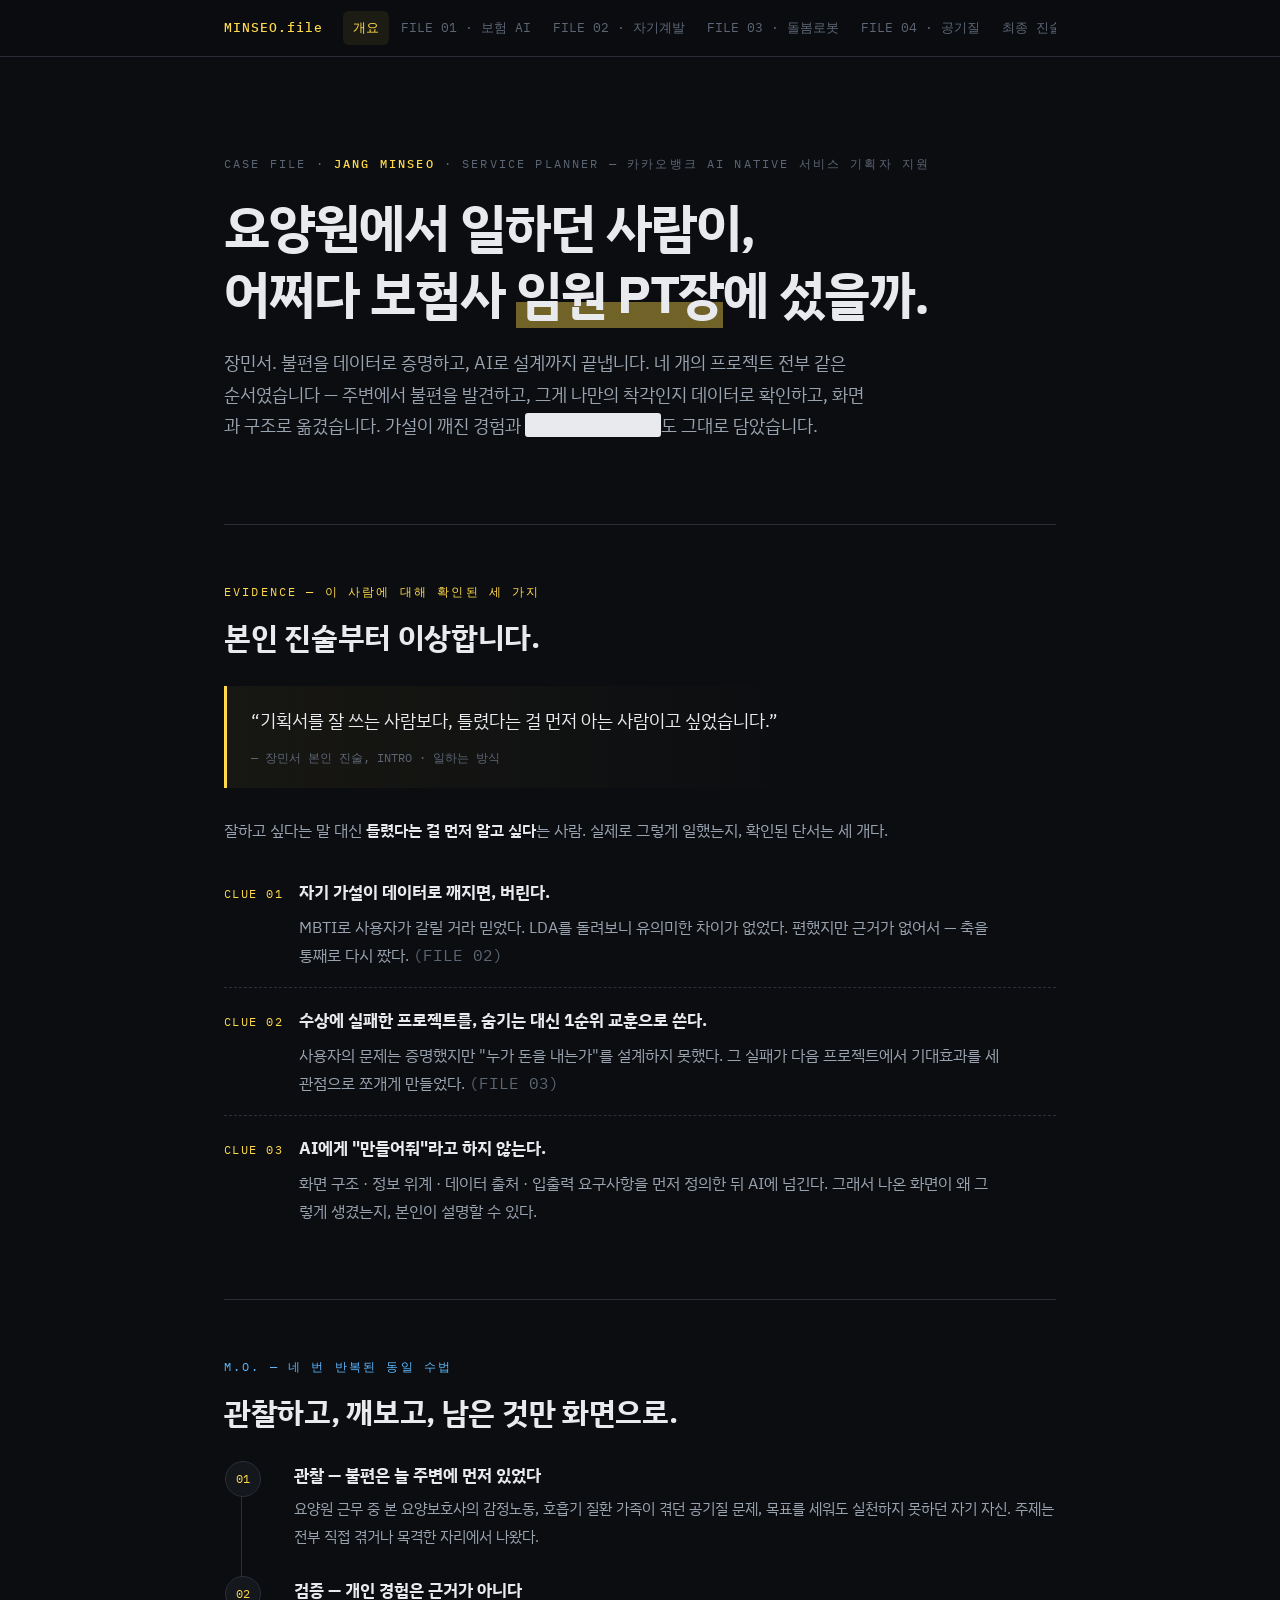
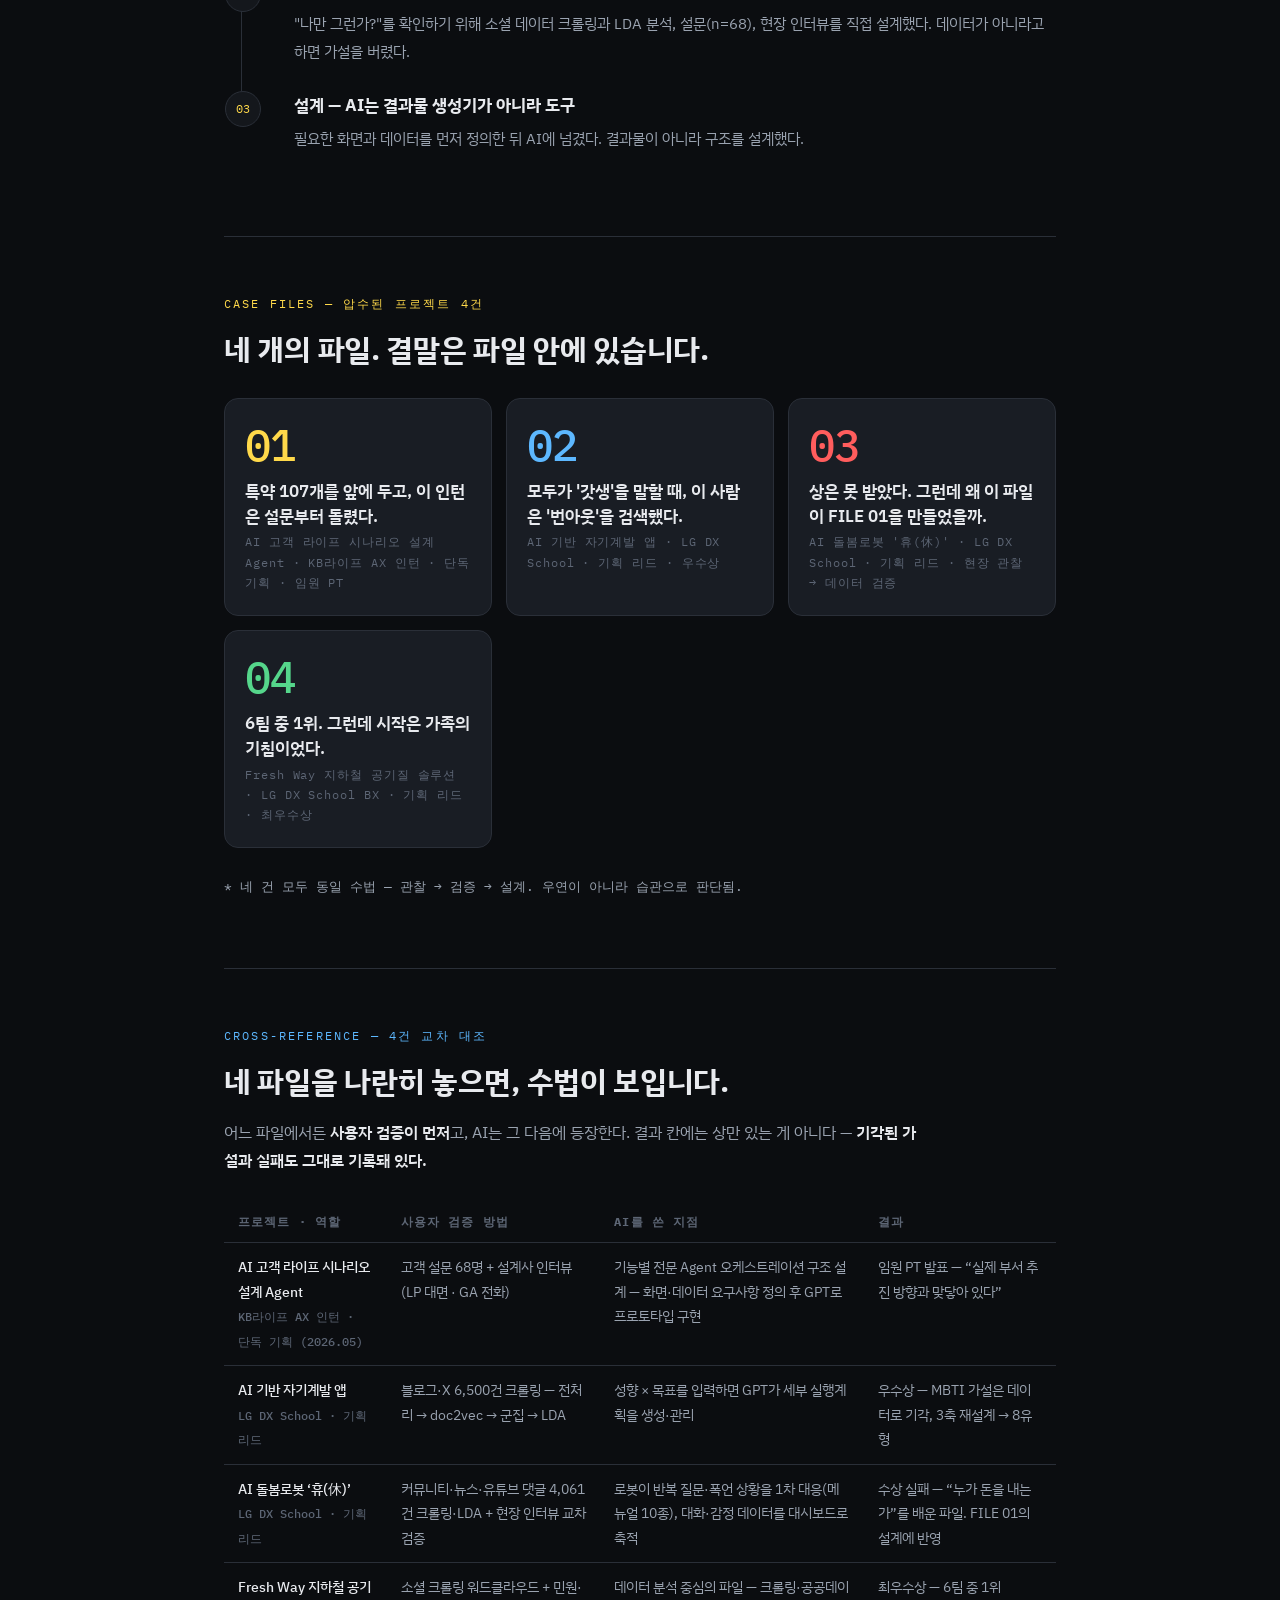
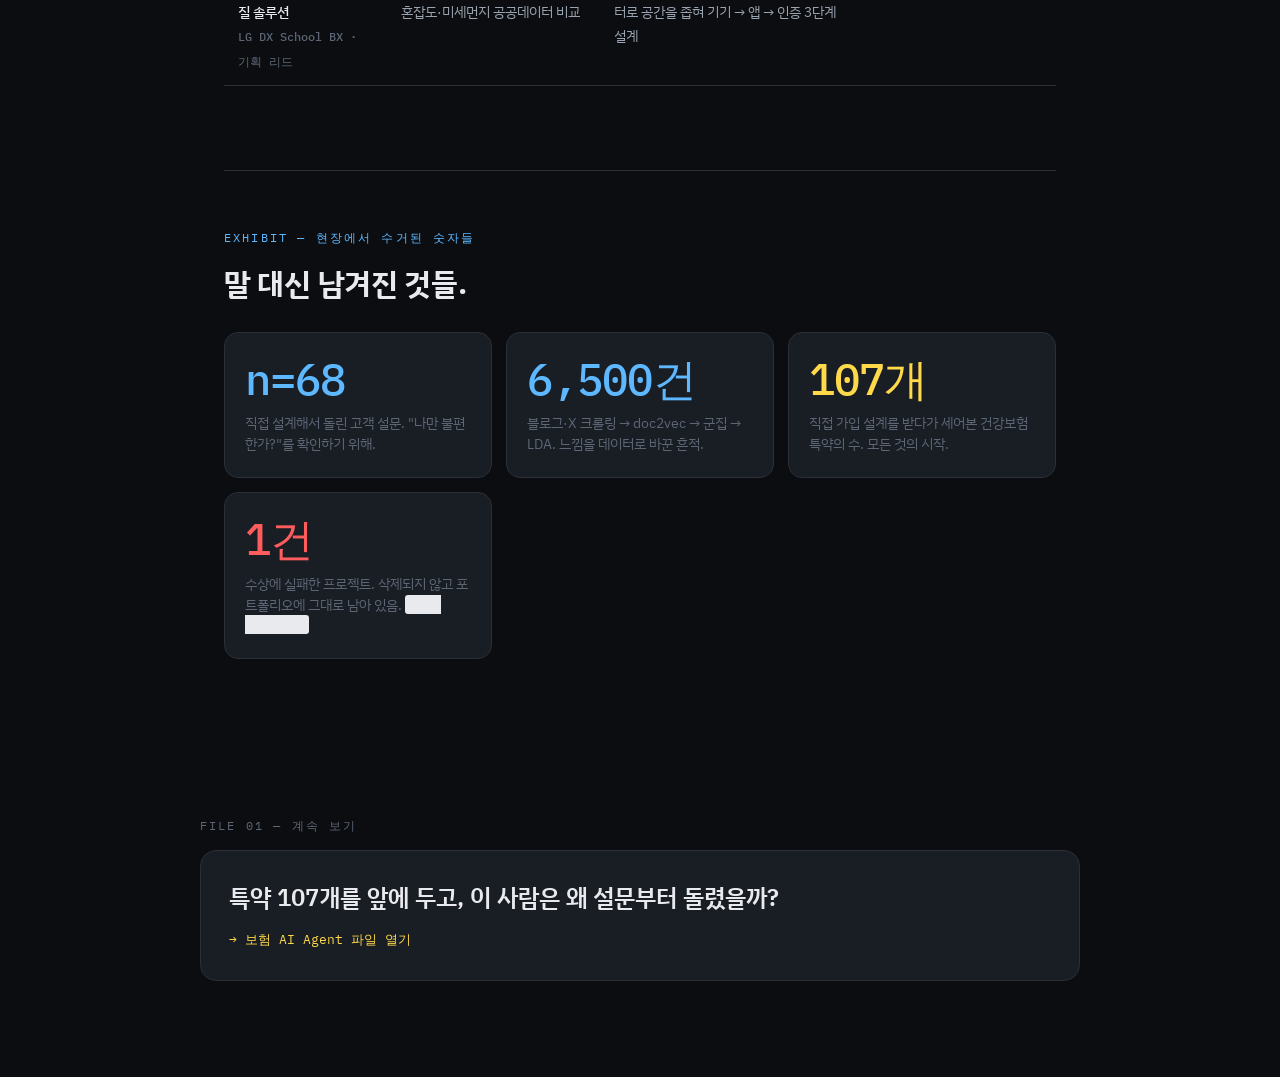
<file: index.html>
<!DOCTYPE html>
<html lang="ko">
<head>
<meta charset="utf-8">
<meta name="viewport" content="width=device-width, initial-scale=1">
<title>MINSEO.file — 개요</title>
<link rel="stylesheet" href="assets/style.css">
<style>
  /* 페이지 고유 연출: 파일 카드 링크화 */
  a.card { display: block; text-decoration: none; color: inherit; transition: border-color .2s, transform .2s; }
  a.card:hover { border-color: var(--accent); transform: translateY(-2px); }
  a.card .title { color: var(--ink); font-weight: 600; font-size: 16.5px; margin-top: 10px; line-height: 1.5; }
  a.card .meta { font-family: var(--font-mono); font-size: 11.5px; letter-spacing: .08em; color: var(--ink-faint); margin-top: 4px; }
  .clue { display: flex; gap: 16px; align-items: baseline; padding: 18px 0; border-bottom: 1px dashed var(--line); }
  .clue:last-child { border-bottom: none; }
  .clue .no { font-family: var(--font-mono); font-size: 12px; color: var(--accent); white-space: nowrap; letter-spacing: .12em; }
  .clue div p { margin: 6px 0 0; }
  .clue div b { color: var(--ink); font-size: 16.5px; }
</style>
</head>
<body>

<header class="casebar"><div class="wrap">
  <a class="who" href="index.html">MINSEO.file</a>
  <nav>
    <a class="now" href="index.html">개요</a>
    <a href="project1.html">FILE 01 · 보험 AI</a>
    <a href="project2.html">FILE 02 · 자기계발</a>
    <a href="project3.html">FILE 03 · 돌봄로봇</a>
    <a href="project4.html">FILE 04 · 공기질</a>
    <a href="closing.html">최종 진술</a>
  </nav>
</div></header>

<main class="wrap">

  <!-- 떡밥 존 -->
  <section class="tease">
    <div class="file-tag">CASE FILE · <b>JANG MINSEO</b> · SERVICE PLANNER — 카카오뱅크 AI NATIVE 서비스 기획자 지원</div>
    <h1>요양원에서 일하던 사람이,<br>어쩌다 보험사 <span class="mark">임원 PT장</span>에 섰을까.</h1>
    <p class="sub">
      장민서. 불편을 데이터로 증명하고, AI로 설계까지 끝냅니다.
      네 개의 프로젝트 전부 같은 순서였습니다 — 주변에서 불편을 발견하고,
      그게 나만의 착각인지 데이터로 확인하고, 화면과 구조로 옮겼습니다.
      가설이 깨진 경험과 <span class="redact">설득에 실패한 경험</span>도 그대로 담았습니다.
    </p>
  </section>

  <!-- 단서 3가지 -->
  <section class="sec">
    <div class="k acc">EVIDENCE — 이 사람에 대해 확인된 세 가지</div>
    <h2>본인 진술부터 이상합니다.</h2>
    <div class="voice">
      <q>기획서를 잘 쓰는 사람보다, 틀렸다는 걸 먼저 아는 사람이고 싶었습니다.</q>
      <span class="src">— 장민서 본인 진술, INTRO · 일하는 방식</span>
    </div>
    <p>잘하고 싶다는 말 대신 <strong>틀렸다는 걸 먼저 알고 싶다</strong>는 사람.
    실제로 그렇게 일했는지, 확인된 단서는 세 개다.</p>

    <div class="clue">
      <span class="no">CLUE 01</span>
      <div>
        <b>자기 가설이 데이터로 깨지면, 버린다.</b>
        <p>MBTI로 사용자가 갈릴 거라 믿었다. LDA를 돌려보니 유의미한 차이가 없었다.
        편했지만 근거가 없어서 — 축을 통째로 다시 짰다. <span class="mono dim">(FILE 02)</span></p>
      </div>
    </div>

    <div class="clue">
      <span class="no">CLUE 02</span>
      <div>
        <b>수상에 실패한 프로젝트를, 숨기는 대신 1순위 교훈으로 쓴다.</b>
        <p>사용자의 문제는 증명했지만 "누가 돈을 내는가"를 설계하지 못했다.
        그 실패가 다음 프로젝트에서 기대효과를 세 관점으로 쪼개게 만들었다. <span class="mono dim">(FILE 03)</span></p>
      </div>
    </div>

    <div class="clue">
      <span class="no">CLUE 03</span>
      <div>
        <b>AI에게 "만들어줘"라고 하지 않는다.</b>
        <p>화면 구조 · 정보 위계 · 데이터 출처 · 입출력 요구사항을 먼저 정의한 뒤 AI에 넘긴다.
        그래서 나온 화면이 왜 그렇게 생겼는지, 본인이 설명할 수 있다.</p>
      </div>
    </div>
  </section>

  <!-- 일하는 방식 -->
  <section class="sec">
    <div class="k">M.O. — 네 번 반복된 동일 수법</div>
    <h2>관찰하고, 깨보고, 남은 것만 화면으로.</h2>
    <ol class="steps">
      <li>
        <b>관찰 — 불편은 늘 주변에 먼저 있었다</b>
        <span>요양원 근무 중 본 요양보호사의 감정노동, 호흡기 질환 가족이 겪던 공기질 문제,
        목표를 세워도 실천하지 못하던 자기 자신. 주제는 전부 직접 겪거나 목격한 자리에서 나왔다.</span>
      </li>
      <li>
        <b>검증 — 개인 경험은 근거가 아니다</b>
        <span>"나만 그런가?"를 확인하기 위해 소셜 데이터 크롤링과 LDA 분석, 설문(n=68),
        현장 인터뷰를 직접 설계했다. 데이터가 아니라고 하면 가설을 버렸다.</span>
      </li>
      <li>
        <b>설계 — AI는 결과물 생성기가 아니라 도구</b>
        <span>필요한 화면과 데이터를 먼저 정의한 뒤 AI에 넘겼다.
        결과물이 아니라 구조를 설계했다.</span>
      </li>
    </ol>
  </section>

  <!-- 4개 파일 티저 -->
  <section class="sec">
    <div class="k acc">CASE FILES — 압수된 프로젝트 4건</div>
    <h2>네 개의 파일. 결말은 파일 안에 있습니다.</h2>
    <div class="cards">
      <a class="card" href="project1.html">
        <div class="big acc">01</div>
        <div class="title">특약 107개를 앞에 두고, 이 인턴은 설문부터 돌렸다.</div>
        <div class="meta">AI 고객 라이프 시나리오 설계 Agent · KB라이프 AX 인턴 · 단독 기획 · 임원 PT</div>
      </a>
      <a class="card" href="project2.html">
        <div class="big cool">02</div>
        <div class="title">모두가 '갓생'을 말할 때, 이 사람은 '번아웃'을 검색했다.</div>
        <div class="meta">AI 기반 자기계발 앱 · LG DX School · 기획 리드 · 우수상</div>
      </a>
      <a class="card" href="project3.html">
        <div class="big hot">03</div>
        <div class="title">상은 못 받았다. 그런데 왜 이 파일이 FILE 01을 만들었을까.</div>
        <div class="meta">AI 돌봄로봇 '휴(休)' · LG DX School · 기획 리드 · 현장 관찰 → 데이터 검증</div>
      </a>
      <a class="card" href="project4.html">
        <div class="big ok">04</div>
        <div class="title">6팀 중 1위. 그런데 시작은 가족의 기침이었다.</div>
        <div class="meta">Fresh Way 지하철 공기질 솔루션 · LG DX School BX · 기획 리드 · 최우수상</div>
      </a>
    </div>
    <p class="dim mono" style="font-size:13px;">* 네 건 모두 동일 수법 — 관찰 → 검증 → 설계. 우연이 아니라 습관으로 판단됨.</p>
  </section>

  <!-- 4건 교차 대조표 -->
  <section class="sec">
    <div class="k">CROSS-REFERENCE — 4건 교차 대조</div>
    <h2>네 파일을 나란히 놓으면, 수법이 보입니다.</h2>
    <p>어느 파일에서든 <strong>사용자 검증이 먼저</strong>고, AI는 그 다음에 등장한다.
    결과 칸에는 상만 있는 게 아니다 — <strong>기각된 가설과 실패도 그대로 기록돼 있다.</strong></p>
    <div class="tbl-scroll">
      <table>
        <thead>
          <tr><th>프로젝트 · 역할</th><th>사용자 검증 방법</th><th>AI를 쓴 지점</th><th>결과</th></tr>
        </thead>
        <tbody>
          <tr>
            <td>AI 고객 라이프 시나리오 설계 Agent<br><span class="dim mono" style="font-size:12px;">KB라이프 AX 인턴 · 단독 기획 (2026.05)</span></td>
            <td>고객 설문 68명 + 설계사 인터뷰 (LP 대면 · GA 전화)</td>
            <td>기능별 전문 Agent 오케스트레이션 구조 설계 — 화면·데이터 요구사항 정의 후 GPT로 프로토타입 구현</td>
            <td>임원 PT 발표 — “실제 부서 추진 방향과 맞닿아 있다”</td>
          </tr>
          <tr>
            <td>AI 기반 자기계발 앱<br><span class="dim mono" style="font-size:12px;">LG DX School · 기획 리드</span></td>
            <td>블로그·X 6,500건 크롤링 — 전처리 → doc2vec → 군집 → LDA</td>
            <td>성향 × 목표를 입력하면 GPT가 세부 실행계획을 생성·관리</td>
            <td>우수상 — MBTI 가설은 데이터로 기각, 3축 재설계 → 8유형</td>
          </tr>
          <tr>
            <td>AI 돌봄로봇 ‘휴(休)’<br><span class="dim mono" style="font-size:12px;">LG DX School · 기획 리드</span></td>
            <td>커뮤니티·뉴스·유튜브 댓글 4,061건 크롤링·LDA + 현장 인터뷰 교차 검증</td>
            <td>로봇이 반복 질문·폭언 상황을 1차 대응(메뉴얼 10종), 대화·감정 데이터를 대시보드로 축적</td>
            <td>수상 실패 — “누가 돈을 내는가”를 배운 파일. FILE 01의 설계에 반영</td>
          </tr>
          <tr>
            <td>Fresh Way 지하철 공기질 솔루션<br><span class="dim mono" style="font-size:12px;">LG DX School BX · 기획 리드</span></td>
            <td>소셜 크롤링 워드클라우드 + 민원·혼잡도·미세먼지 공공데이터 비교</td>
            <td>데이터 분석 중심의 파일 — 크롤링·공공데이터로 공간을 좁혀 기기 → 앱 → 인증 3단계 설계</td>
            <td>최우수상 — 6팀 중 1위</td>
          </tr>
        </tbody>
      </table>
    </div>
  </section>

  <!-- 숫자 증거 -->
  <section class="sec">
    <div class="k">EXHIBIT — 현장에서 수거된 숫자들</div>
    <h2>말 대신 남겨진 것들.</h2>
    <div class="cards">
      <div class="card">
        <div class="big cool">n=68</div>
        <div class="cap">직접 설계해서 돌린 고객 설문. "나만 불편한가?"를 확인하기 위해.</div>
      </div>
      <div class="card">
        <div class="big cool">6,500건</div>
        <div class="cap">블로그·X 크롤링 → doc2vec → 군집 → LDA. 느낌을 데이터로 바꾼 흔적.</div>
      </div>
      <div class="card">
        <div class="big acc">107개</div>
        <div class="cap">직접 가입 설계를 받다가 세어본 건강보험 특약의 수. 모든 것의 시작.</div>
      </div>
      <div class="card">
        <div class="big hot">1건</div>
        <div class="cap">수상에 실패한 프로젝트. 삭제되지 않고 포트폴리오에 그대로 남아 있음. <span class="redact">이유는 FILE 03에.</span></div>
      </div>
    </div>
  </section>

</main>

<section class="nextbait wrap">
  <div class="k">FILE 01 — 계속 보기</div>
  <a href="project1.html"><div class="q">특약 107개를 앞에 두고, 이 사람은 왜 설문부터 돌렸을까?</div><div class="go">→ 보험 AI Agent 파일 열기</div></a>
</section>

</body>
</html>
</file>
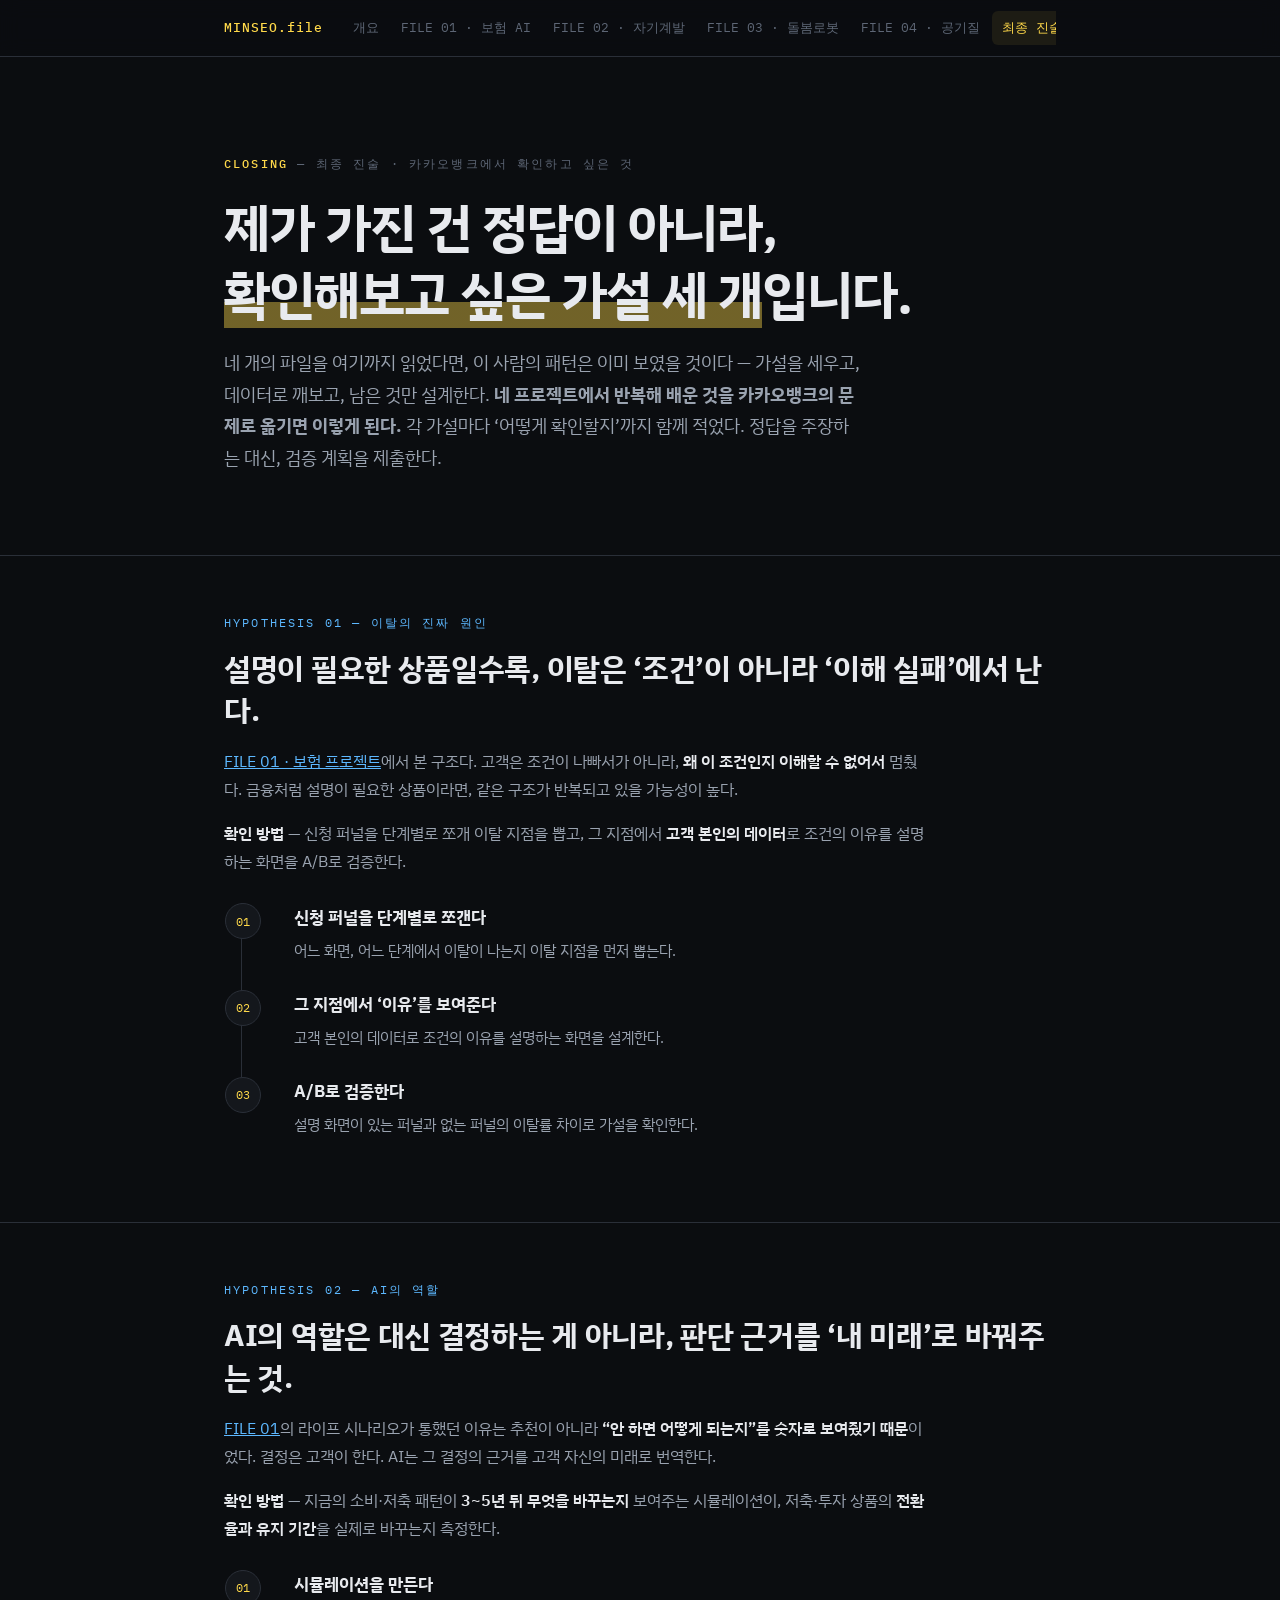
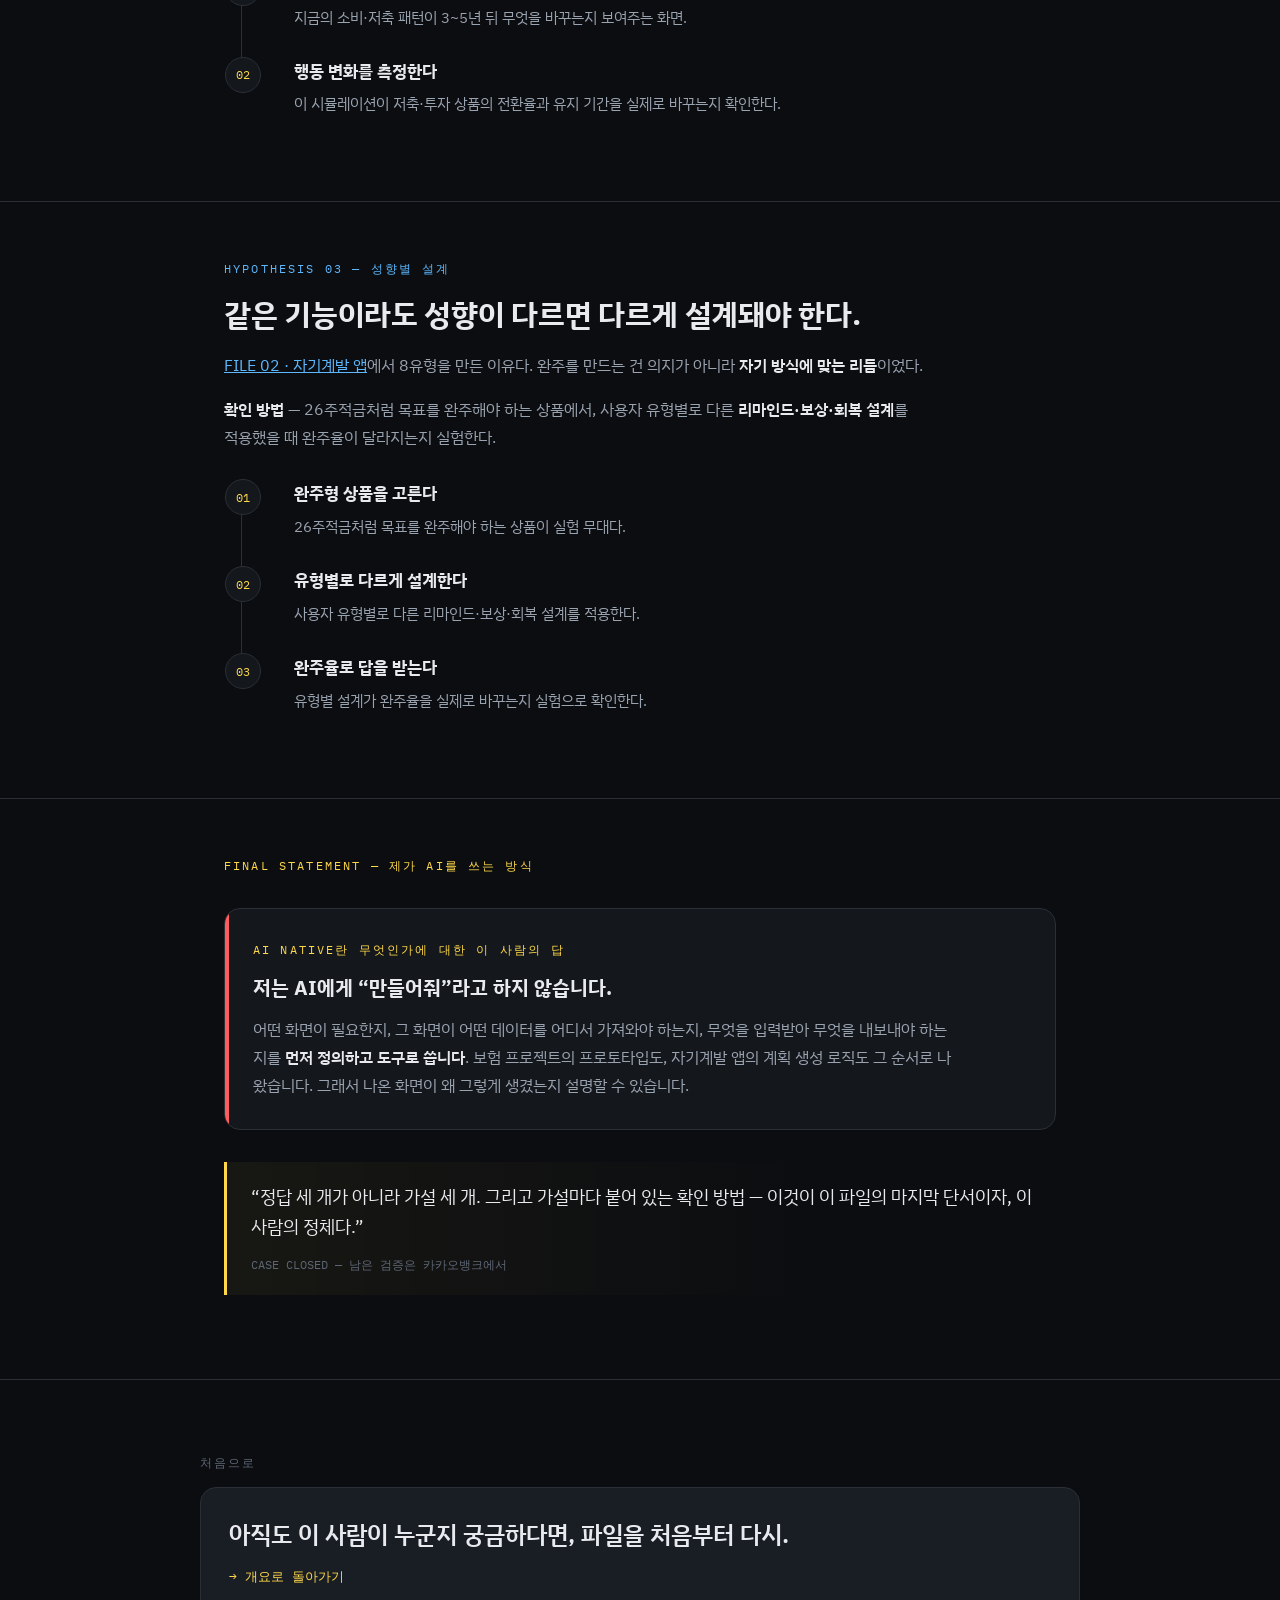
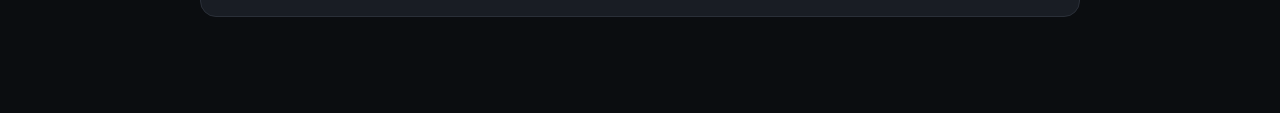
<file: closing.html>
<!DOCTYPE html>
<html lang="ko">
<head>
<meta charset="utf-8">
<meta name="viewport" content="width=device-width, initial-scale=1">
<title>CLOSING · 최종 진술 — 카카오뱅크에서 확인하고 싶은 것</title>
<link rel="stylesheet" href="assets/style.css">
</head>
<body>

<header class="casebar"><div class="wrap">
  <a class="who" href="index.html">MINSEO.file</a>
  <nav>
    <a href="index.html">개요</a>
    <a href="project1.html">FILE 01 · 보험 AI</a>
    <a href="project2.html">FILE 02 · 자기계발</a>
    <a href="project3.html">FILE 03 · 돌봄로봇</a>
    <a href="project4.html">FILE 04 · 공기질</a>
    <a class="now" href="closing.html">최종 진술</a>
  </nav>
</div></header>

<!-- ========== 떡밥: 히어로 — 최종 진술 ========== -->
<section class="tease">
  <div class="wrap">
    <div class="file-tag"><b>CLOSING</b> — 최종 진술 · 카카오뱅크에서 확인하고 싶은 것</div>
    <h1>제가 가진 건 정답이 아니라,<br><span class="mark">확인해보고 싶은 가설 세 개</span>입니다.</h1>
    <p class="sub">
      네 개의 파일을 여기까지 읽었다면, 이 사람의 패턴은 이미 보였을 것이다 —
      가설을 세우고, 데이터로 깨보고, 남은 것만 설계한다.
      <strong>네 프로젝트에서 반복해 배운 것을 카카오뱅크의 문제로 옮기면 이렇게 된다.</strong>
      각 가설마다 ‘어떻게 확인할지’까지 함께 적었다. 정답을 주장하는 대신, 검증 계획을 제출한다.
    </p>
  </div>
</section>

<!-- ========== 가설 ① ========== -->
<section class="sec"><div class="wrap">
  <div class="k">HYPOTHESIS 01 — 이탈의 진짜 원인</div>
  <h2>설명이 필요한 상품일수록, 이탈은 ‘조건’이 아니라 <strong>‘이해 실패’</strong>에서 난다.</h2>
  <p>
    <a href="project1.html" style="color:var(--cool)">FILE 01 · 보험 프로젝트</a>에서 본 구조다.
    고객은 조건이 나빠서가 아니라, <strong>왜 이 조건인지 이해할 수 없어서</strong> 멈췄다.
    금융처럼 설명이 필요한 상품이라면, 같은 구조가 반복되고 있을 가능성이 높다.
  </p>
  <p>
    <strong>확인 방법</strong> — 신청 퍼널을 단계별로 쪼개 이탈 지점을 뽑고,
    그 지점에서 <strong>고객 본인의 데이터</strong>로 조건의 이유를 설명하는 화면을 A/B로 검증한다.
  </p>
  <ol class="steps">
    <li><b>신청 퍼널을 단계별로 쪼갠다</b><span>어느 화면, 어느 단계에서 이탈이 나는지 이탈 지점을 먼저 뽑는다.</span></li>
    <li><b>그 지점에서 ‘이유’를 보여준다</b><span>고객 본인의 데이터로 조건의 이유를 설명하는 화면을 설계한다.</span></li>
    <li><b>A/B로 검증한다</b><span>설명 화면이 있는 퍼널과 없는 퍼널의 이탈률 차이로 가설을 확인한다.</span></li>
  </ol>
</div></section>

<!-- ========== 가설 ② ========== -->
<section class="sec"><div class="wrap">
  <div class="k">HYPOTHESIS 02 — AI의 역할</div>
  <h2>AI의 역할은 대신 결정하는 게 아니라, 판단 근거를 <strong>‘내 미래’</strong>로 바꿔주는 것.</h2>
  <p>
    <a href="project1.html" style="color:var(--cool)">FILE 01</a>의 라이프 시나리오가 통했던 이유는
    추천이 아니라 <strong>“안 하면 어떻게 되는지”를 숫자로 보여줬기 때문</strong>이었다.
    결정은 고객이 한다. AI는 그 결정의 근거를 고객 자신의 미래로 번역한다.
  </p>
  <p>
    <strong>확인 방법</strong> — 지금의 소비·저축 패턴이 <strong>3~5년 뒤 무엇을 바꾸는지</strong> 보여주는 시뮬레이션이,
    저축·투자 상품의 <strong>전환율과 유지 기간</strong>을 실제로 바꾸는지 측정한다.
  </p>
  <ol class="steps">
    <li><b>시뮬레이션을 만든다</b><span>지금의 소비·저축 패턴이 3~5년 뒤 무엇을 바꾸는지 보여주는 화면.</span></li>
    <li><b>행동 변화를 측정한다</b><span>이 시뮬레이션이 저축·투자 상품의 전환율과 유지 기간을 실제로 바꾸는지 확인한다.</span></li>
  </ol>
</div></section>

<!-- ========== 가설 ③ ========== -->
<section class="sec"><div class="wrap">
  <div class="k">HYPOTHESIS 03 — 성향별 설계</div>
  <h2>같은 기능이라도 <strong>성향이 다르면 다르게 설계</strong>돼야 한다.</h2>
  <p>
    <a href="project2.html" style="color:var(--cool)">FILE 02 · 자기계발 앱</a>에서 8유형을 만든 이유다.
    완주를 만드는 건 의지가 아니라 <strong>자기 방식에 맞는 리듬</strong>이었다.
  </p>
  <p>
    <strong>확인 방법</strong> — 26주적금처럼 목표를 완주해야 하는 상품에서,
    사용자 유형별로 다른 <strong>리마인드·보상·회복 설계</strong>를 적용했을 때 완주율이 달라지는지 실험한다.
  </p>
  <ol class="steps">
    <li><b>완주형 상품을 고른다</b><span>26주적금처럼 목표를 완주해야 하는 상품이 실험 무대다.</span></li>
    <li><b>유형별로 다르게 설계한다</b><span>사용자 유형별로 다른 리마인드·보상·회복 설계를 적용한다.</span></li>
    <li><b>완주율로 답을 받는다</b><span>유형별 설계가 완주율을 실제로 바꾸는지 실험으로 확인한다.</span></li>
  </ol>
</div></section>

<!-- ========== 마지막 선언: 제가 AI를 쓰는 방식 ========== -->
<section class="sec"><div class="wrap">
  <div class="k acc">FINAL STATEMENT — 제가 AI를 쓰는 방식</div>
  <div class="twist">
    <div class="k acc">AI NATIVE란 무엇인가에 대한 이 사람의 답</div>
    <h3>저는 AI에게 “만들어줘”라고 하지 않습니다.</h3>
    <p>
      어떤 화면이 필요한지, 그 화면이 어떤 데이터를 어디서 가져와야 하는지,
      무엇을 입력받아 무엇을 내보내야 하는지를 <strong>먼저 정의하고 도구로 씁니다</strong>.
      보험 프로젝트의 프로토타입도, 자기계발 앱의 계획 생성 로직도 그 순서로 나왔습니다.
      그래서 나온 화면이 왜 그렇게 생겼는지 설명할 수 있습니다.
    </p>
  </div>
  <div class="voice">
    <q>정답 세 개가 아니라 가설 세 개. 그리고 가설마다 붙어 있는 확인 방법 — 이것이 이 파일의 마지막 단서이자, 이 사람의 정체다.</q>
    <span class="src">CASE CLOSED — 남은 검증은 카카오뱅크에서</span>
  </div>
</div></section>

<!-- ========== 수미상관: 처음으로 ========== -->
<section class="nextbait wrap">
  <div class="k">처음으로</div>
  <a href="index.html"><div class="q">아직도 이 사람이 누군지 궁금하다면, 파일을 처음부터 다시.</div><div class="go">→ 개요로 돌아가기</div></a>
</section>

</body>
</html>
</file>
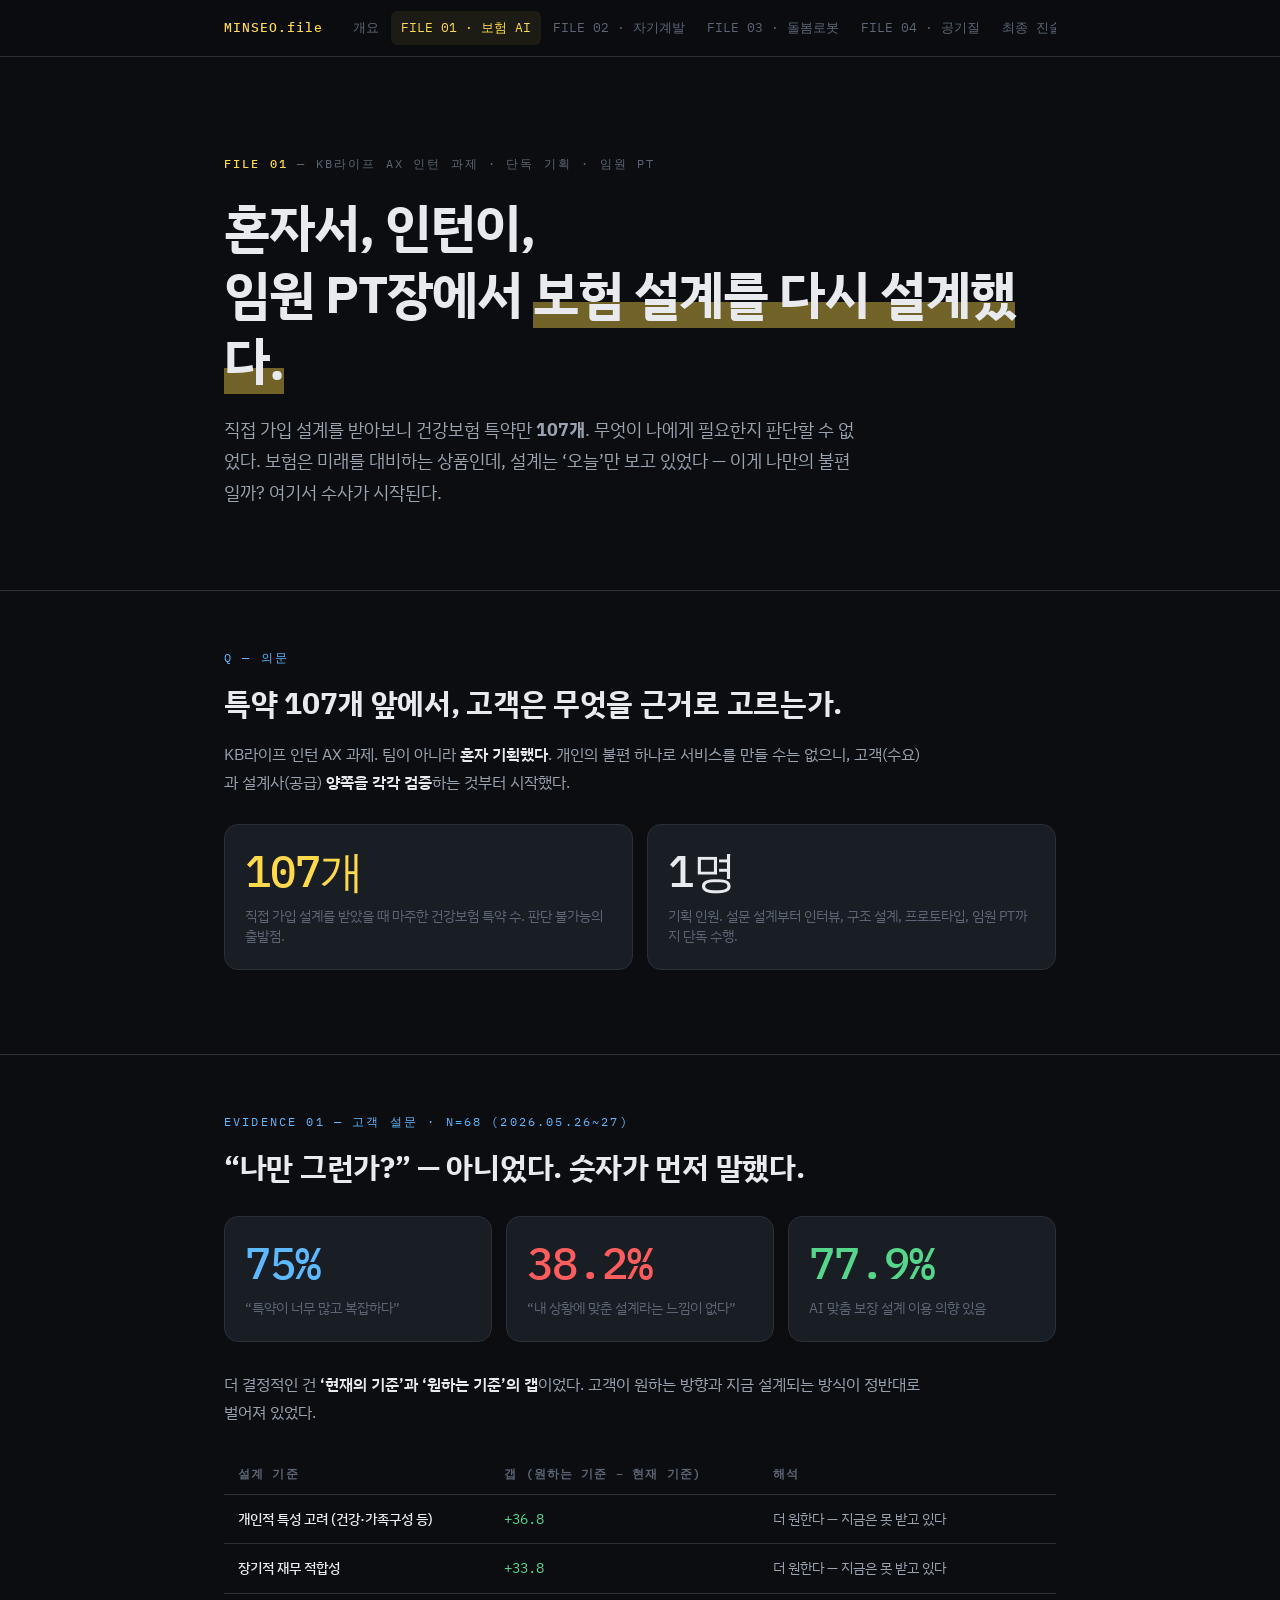
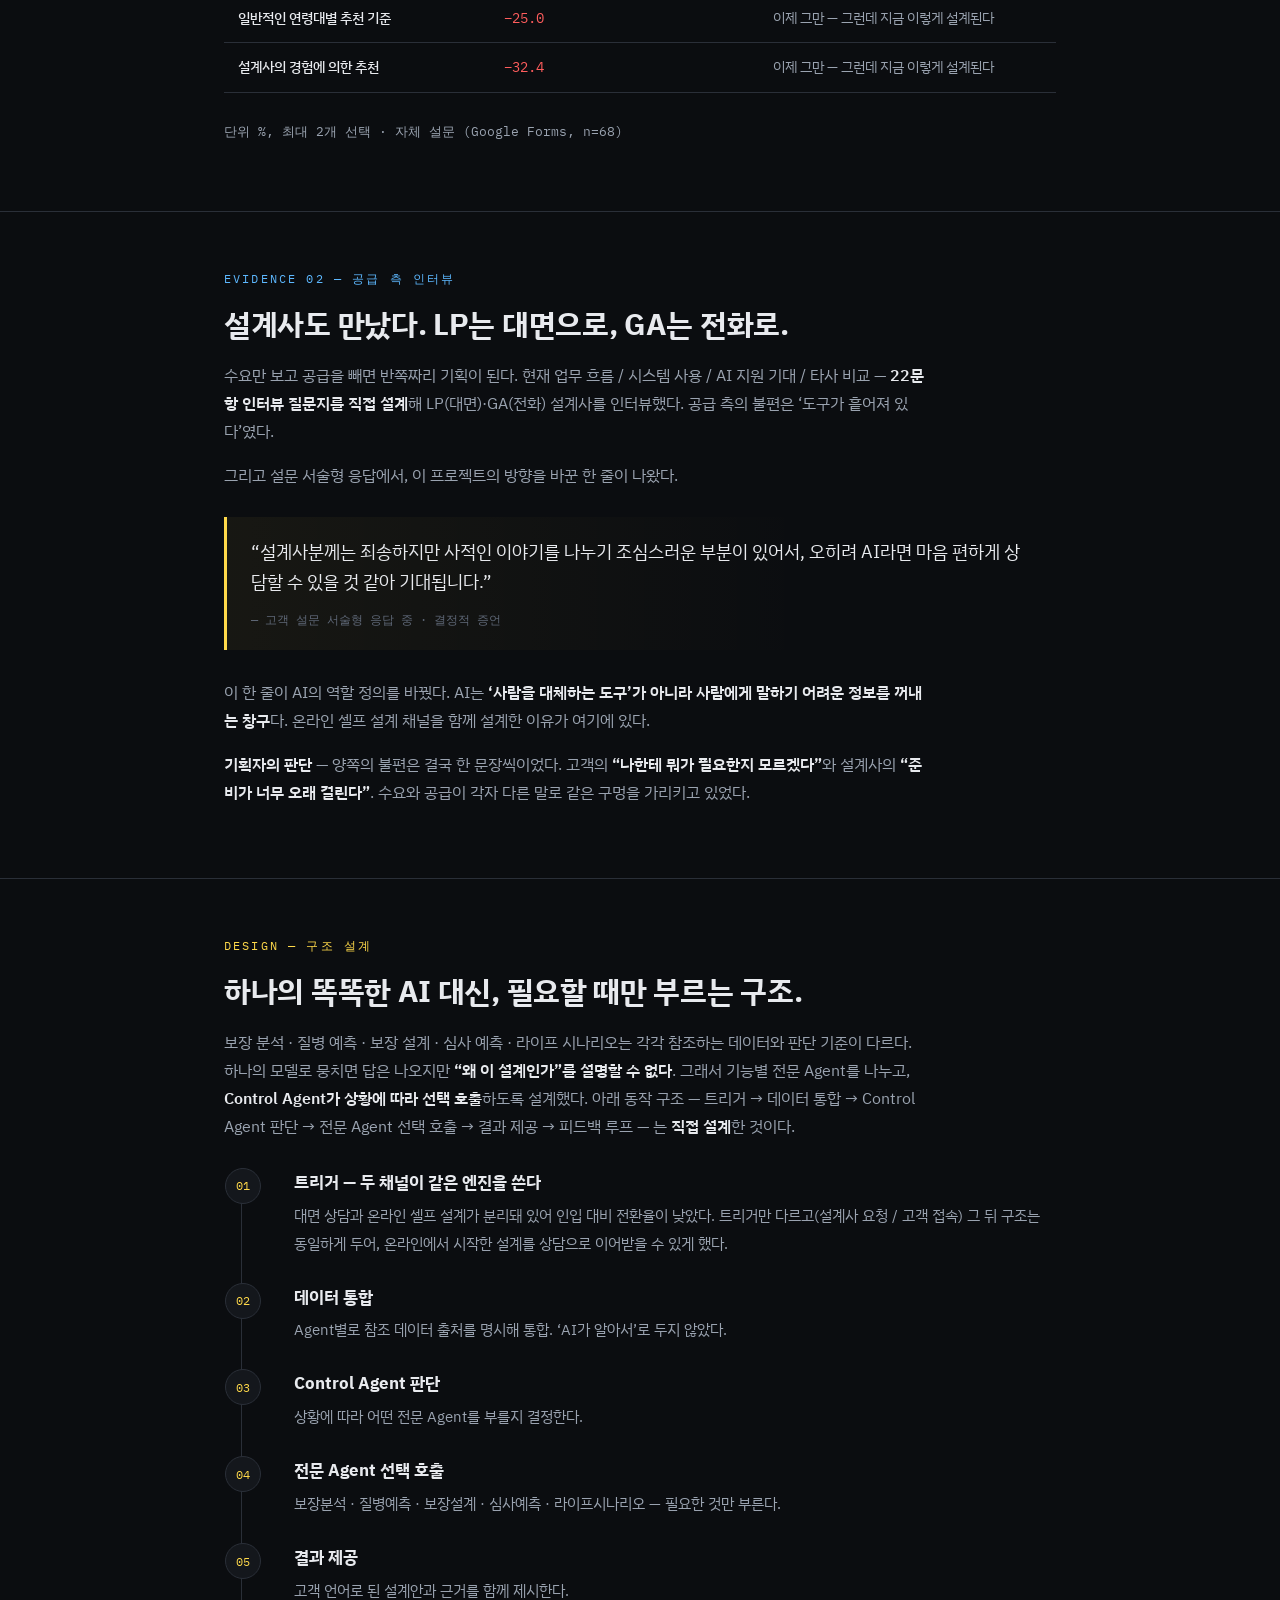
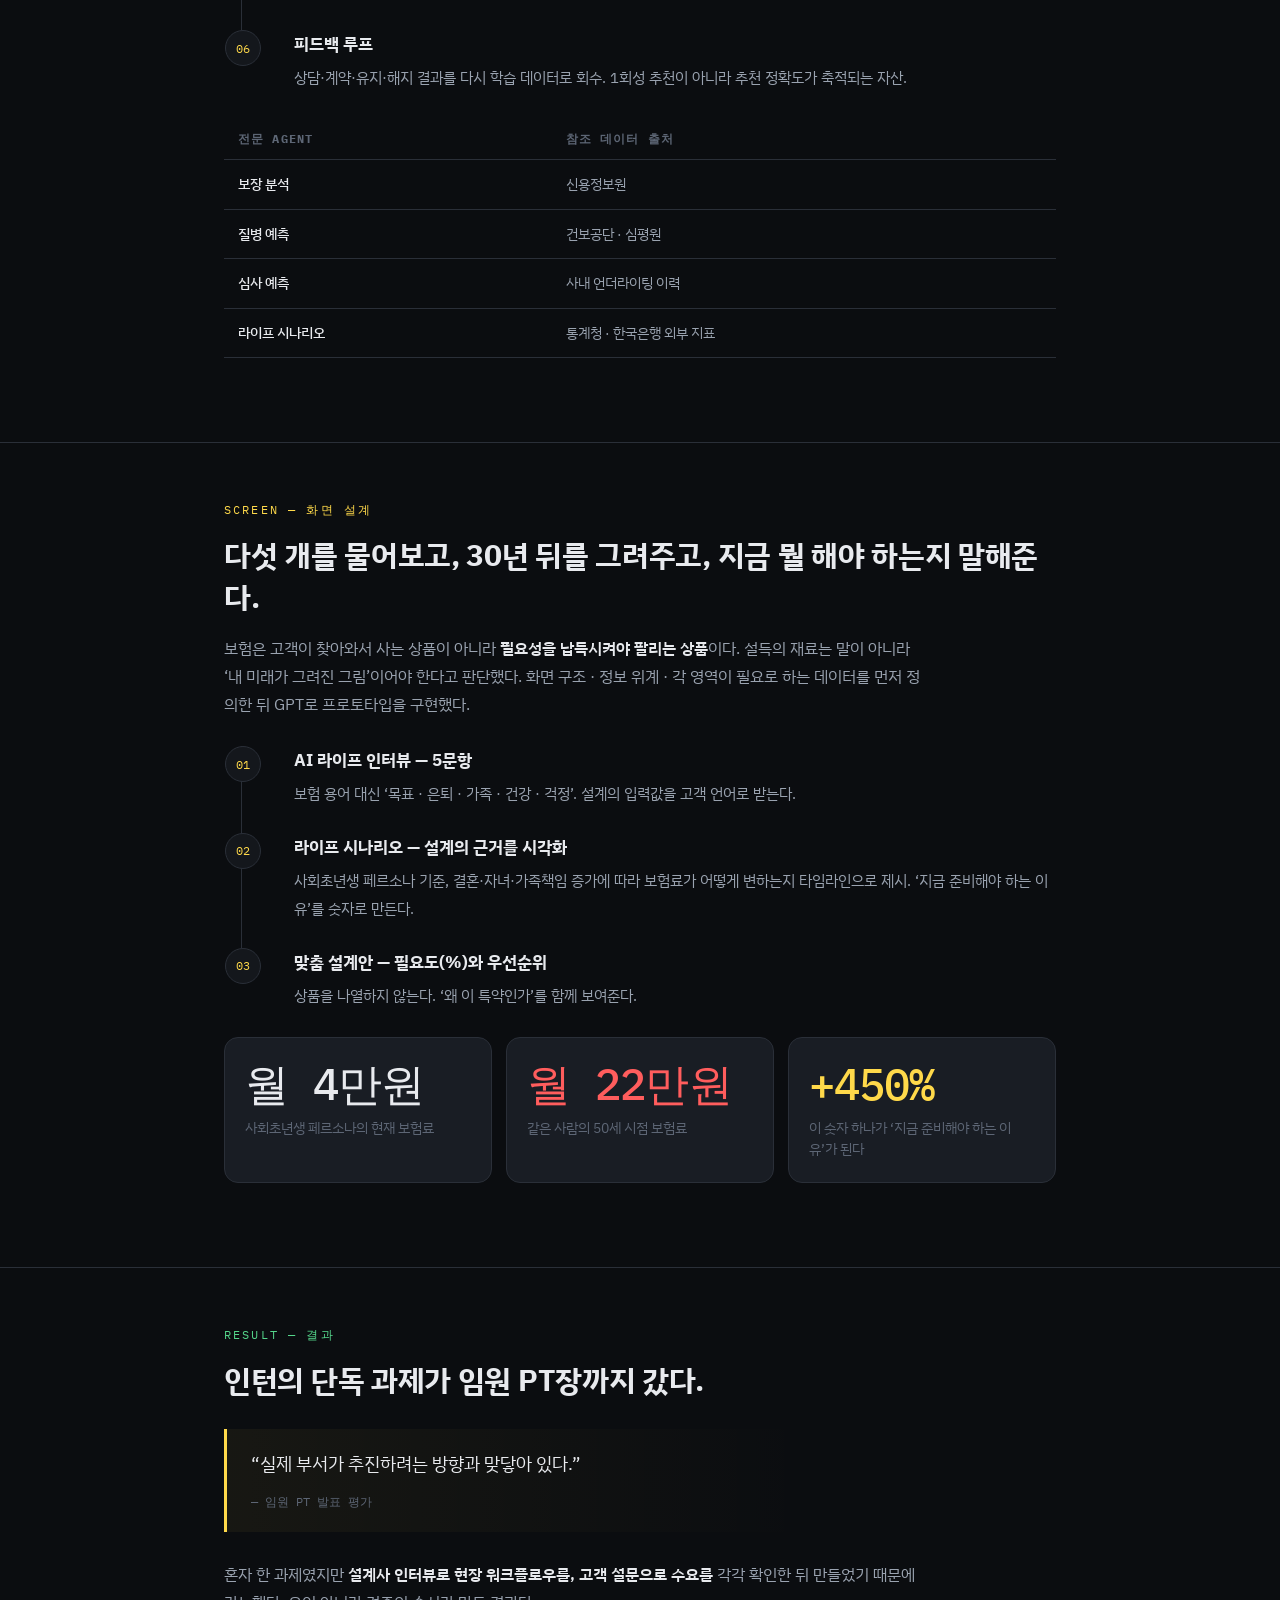
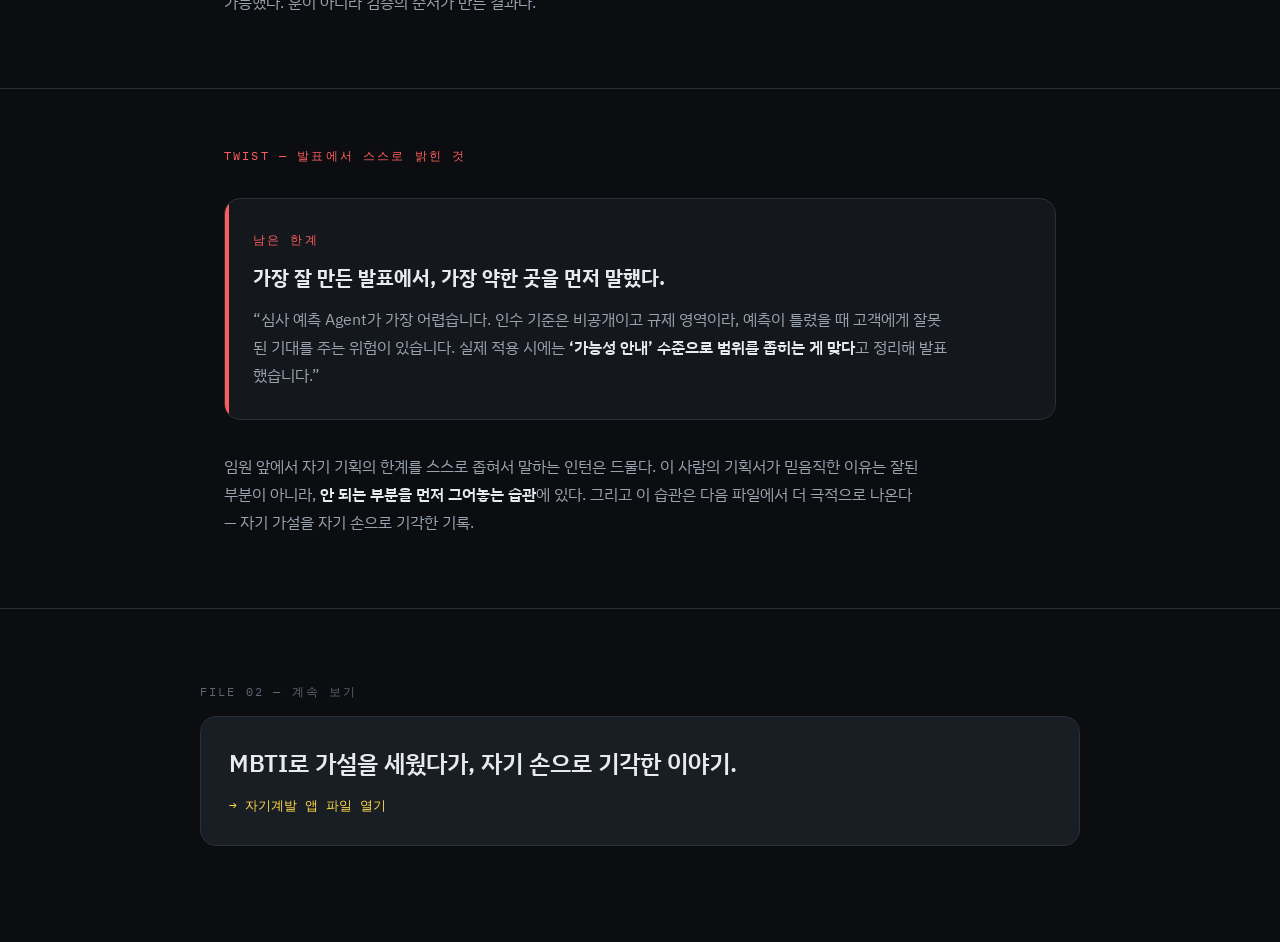
<file: project1.html>
<!DOCTYPE html>
<html lang="ko">
<head>
<meta charset="utf-8">
<meta name="viewport" content="width=device-width, initial-scale=1">
<title>FILE 01 · 보험 AI — AI 고객 라이프 시나리오 설계 Agent</title>
<link rel="stylesheet" href="assets/style.css">
</head>
<body>

<header class="casebar"><div class="wrap">
  <a class="who" href="index.html">MINSEO.file</a>
  <nav>
    <a href="index.html">개요</a>
    <a class="now" href="project1.html">FILE 01 · 보험 AI</a>
    <a href="project2.html">FILE 02 · 자기계발</a>
    <a href="project3.html">FILE 03 · 돌봄로봇</a>
    <a href="project4.html">FILE 04 · 공기질</a>
    <a href="closing.html">최종 진술</a>
  </nav>
</div></header>

<!-- ========== 떡밥: 히어로 ========== -->
<section class="tease">
  <div class="wrap">
    <div class="file-tag"><b>FILE 01</b> — KB라이프 AX 인턴 과제 · 단독 기획 · 임원 PT</div>
    <h1>혼자서, 인턴이,<br>임원 PT장에서 <span class="mark">보험 설계를 다시 설계했다.</span></h1>
    <p class="sub">
      직접 가입 설계를 받아보니 건강보험 특약만 <strong>107개</strong>.
      무엇이 나에게 필요한지 판단할 수 없었다. 보험은 미래를 대비하는 상품인데,
      설계는 ‘오늘’만 보고 있었다 — 이게 나만의 불편일까? 여기서 수사가 시작된다.
    </p>
  </div>
</section>

<!-- ========== 의문 ========== -->
<section class="sec"><div class="wrap">
  <div class="k">Q — 의문</div>
  <h2>특약 107개 앞에서, 고객은 무엇을 근거로 고르는가.</h2>
  <p>
    KB라이프 인턴 AX 과제. 팀이 아니라 <strong>혼자 기획했다</strong>.
    개인의 불편 하나로 서비스를 만들 수는 없으니,
    고객(수요)과 설계사(공급) <strong>양쪽을 각각 검증</strong>하는 것부터 시작했다.
  </p>
  <div class="cards">
    <div class="card">
      <div class="big acc">107개</div>
      <div class="cap">직접 가입 설계를 받았을 때 마주한 건강보험 특약 수. 판단 불가능의 출발점.</div>
    </div>
    <div class="card">
      <div class="big">1명</div>
      <div class="cap">기획 인원. 설문 설계부터 인터뷰, 구조 설계, 프로토타입, 임원 PT까지 단독 수행.</div>
    </div>
  </div>
</div></section>

<!-- ========== 검증 ①: 고객 설문 ========== -->
<section class="sec"><div class="wrap">
  <div class="k">EVIDENCE 01 — 고객 설문 · n=68 (2026.05.26~27)</div>
  <h2>“나만 그런가?” — 아니었다. 숫자가 먼저 말했다.</h2>
  <div class="cards">
    <div class="card">
      <div class="big cool">75%</div>
      <div class="cap">“특약이 너무 많고 복잡하다”</div>
    </div>
    <div class="card">
      <div class="big hot">38.2%</div>
      <div class="cap">“내 상황에 맞춘 설계라는 느낌이 없다”</div>
    </div>
    <div class="card">
      <div class="big ok">77.9%</div>
      <div class="cap">AI 맞춤 보장 설계 이용 의향 있음</div>
    </div>
  </div>
  <p>
    더 결정적인 건 <strong>‘현재의 기준’과 ‘원하는 기준’의 갭</strong>이었다.
    고객이 원하는 방향과 지금 설계되는 방식이 정반대로 벌어져 있었다.
  </p>
  <div class="tbl-scroll">
    <table>
      <thead>
        <tr><th>설계 기준</th><th>갭 (원하는 기준 − 현재 기준)</th><th>해석</th></tr>
      </thead>
      <tbody>
        <tr><td>개인적 특성 고려 (건강·가족구성 등)</td><td class="mono" style="color:var(--ok)">+36.8</td><td>더 원한다 — 지금은 못 받고 있다</td></tr>
        <tr><td>장기적 재무 적합성</td><td class="mono" style="color:var(--ok)">+33.8</td><td>더 원한다 — 지금은 못 받고 있다</td></tr>
        <tr><td>일반적인 연령대별 추천 기준</td><td class="mono" style="color:var(--hot)">−25.0</td><td>이제 그만 — 그런데 지금 이렇게 설계된다</td></tr>
        <tr><td>설계사의 경험에 의한 추천</td><td class="mono" style="color:var(--hot)">−32.4</td><td>이제 그만 — 그런데 지금 이렇게 설계된다</td></tr>
      </tbody>
    </table>
  </div>
  <p class="dim mono" style="font-size:12.5px">단위 %, 최대 2개 선택 · 자체 설문 (Google Forms, n=68)</p>
</div></section>

<!-- ========== 검증 ②: 설계사 인터뷰 + 결정적 증언 ========== -->
<section class="sec"><div class="wrap">
  <div class="k">EVIDENCE 02 — 공급 측 인터뷰</div>
  <h2>설계사도 만났다. LP는 대면으로, GA는 전화로.</h2>
  <p>
    수요만 보고 공급을 빼면 반쪽짜리 기획이 된다.
    현재 업무 흐름 / 시스템 사용 / AI 지원 기대 / 타사 비교 —
    <strong>22문항 인터뷰 질문지를 직접 설계</strong>해 LP(대면)·GA(전화) 설계사를 인터뷰했다.
    공급 측의 불편은 ‘도구가 흩어져 있다’였다.
  </p>
  <p>그리고 설문 서술형 응답에서, 이 프로젝트의 방향을 바꾼 한 줄이 나왔다.</p>
  <div class="voice">
    <q>설계사분께는 죄송하지만 사적인 이야기를 나누기 조심스러운 부분이 있어서, 오히려 AI라면 마음 편하게 상담할 수 있을 것 같아 기대됩니다.</q>
    <span class="src">— 고객 설문 서술형 응답 중 · 결정적 증언</span>
  </div>
  <p>
    이 한 줄이 AI의 역할 정의를 바꿨다. AI는 <strong>‘사람을 대체하는 도구’가 아니라
    사람에게 말하기 어려운 정보를 꺼내는 창구</strong>다.
    온라인 셀프 설계 채널을 함께 설계한 이유가 여기에 있다.
  </p>
  <p>
    <strong>기획자의 판단</strong> — 양쪽의 불편은 결국 한 문장씩이었다.
    고객의 <strong>“나한테 뭐가 필요한지 모르겠다”</strong>와
    설계사의 <strong>“준비가 너무 오래 걸린다”</strong>.
    수요와 공급이 각자 다른 말로 같은 구멍을 가리키고 있었다.
  </p>
</div></section>

<!-- ========== 설계 논리: Agent 구조 ========== -->
<section class="sec"><div class="wrap">
  <div class="k acc">DESIGN — 구조 설계</div>
  <h2>하나의 똑똑한 AI 대신, 필요할 때만 부르는 구조.</h2>
  <p>
    보장 분석 · 질병 예측 · 보장 설계 · 심사 예측 · 라이프 시나리오는
    각각 참조하는 데이터와 판단 기준이 다르다. 하나의 모델로 뭉치면 답은 나오지만
    <strong>“왜 이 설계인가”를 설명할 수 없다</strong>.
    그래서 기능별 전문 Agent를 나누고, <strong>Control Agent가 상황에 따라 선택 호출</strong>하도록 설계했다.
    아래 동작 구조 — 트리거 → 데이터 통합 → Control Agent 판단 → 전문 Agent 선택 호출 → 결과 제공 → 피드백 루프 — 는 <strong>직접 설계</strong>한 것이다.
  </p>
  <ol class="steps">
    <li><b>트리거 — 두 채널이 같은 엔진을 쓴다</b><span>대면 상담과 온라인 셀프 설계가 분리돼 있어 인입 대비 전환율이 낮았다. 트리거만 다르고(설계사 요청 / 고객 접속) 그 뒤 구조는 동일하게 두어, 온라인에서 시작한 설계를 상담으로 이어받을 수 있게 했다.</span></li>
    <li><b>데이터 통합</b><span>Agent별로 참조 데이터 출처를 명시해 통합. ‘AI가 알아서’로 두지 않았다.</span></li>
    <li><b>Control Agent 판단</b><span>상황에 따라 어떤 전문 Agent를 부를지 결정한다.</span></li>
    <li><b>전문 Agent 선택 호출</b><span>보장분석 · 질병예측 · 보장설계 · 심사예측 · 라이프시나리오 — 필요한 것만 부른다.</span></li>
    <li><b>결과 제공</b><span>고객 언어로 된 설계안과 근거를 함께 제시한다.</span></li>
    <li><b>피드백 루프</b><span>상담·계약·유지·해지 결과를 다시 학습 데이터로 회수. 1회성 추천이 아니라 추천 정확도가 축적되는 자산.</span></li>
  </ol>
  <div class="tbl-scroll">
    <table>
      <thead>
        <tr><th>전문 Agent</th><th>참조 데이터 출처</th></tr>
      </thead>
      <tbody>
        <tr><td>보장 분석</td><td>신용정보원</td></tr>
        <tr><td>질병 예측</td><td>건보공단 · 심평원</td></tr>
        <tr><td>심사 예측</td><td>사내 언더라이팅 이력</td></tr>
        <tr><td>라이프 시나리오</td><td>통계청 · 한국은행 외부 지표</td></tr>
      </tbody>
    </table>
  </div>
</div></section>

<!-- ========== 화면 설계 ========== -->
<section class="sec"><div class="wrap">
  <div class="k acc">SCREEN — 화면 설계</div>
  <h2>다섯 개를 물어보고, 30년 뒤를 그려주고, 지금 뭘 해야 하는지 말해준다.</h2>
  <p>
    보험은 고객이 찾아와서 사는 상품이 아니라 <strong>필요성을 납득시켜야 팔리는 상품</strong>이다.
    설득의 재료는 말이 아니라 ‘내 미래가 그려진 그림’이어야 한다고 판단했다.
    화면 구조 · 정보 위계 · 각 영역이 필요로 하는 데이터를 먼저 정의한 뒤 GPT로 프로토타입을 구현했다.
  </p>
  <ol class="steps">
    <li><b>AI 라이프 인터뷰 — 5문항</b><span>보험 용어 대신 ‘목표 · 은퇴 · 가족 · 건강 · 걱정’. 설계의 입력값을 고객 언어로 받는다.</span></li>
    <li><b>라이프 시나리오 — 설계의 근거를 시각화</b><span>사회초년생 페르소나 기준, 결혼·자녀·가족책임 증가에 따라 보험료가 어떻게 변하는지 타임라인으로 제시. ‘지금 준비해야 하는 이유’를 숫자로 만든다.</span></li>
    <li><b>맞춤 설계안 — 필요도(%)와 우선순위</b><span>상품을 나열하지 않는다. ‘왜 이 특약인가’를 함께 보여준다.</span></li>
  </ol>
  <div class="cards">
    <div class="card">
      <div class="big">월 4만원</div>
      <div class="cap">사회초년생 페르소나의 현재 보험료</div>
    </div>
    <div class="card">
      <div class="big hot">월 22만원</div>
      <div class="cap">같은 사람의 50세 시점 보험료</div>
    </div>
    <div class="card">
      <div class="big acc">+450%</div>
      <div class="cap">이 숫자 하나가 ‘지금 준비해야 하는 이유’가 된다</div>
    </div>
  </div>
</div></section>

<!-- ========== 결과 ========== -->
<section class="sec"><div class="wrap">
  <div class="k ok">RESULT — 결과</div>
  <h2>인턴의 단독 과제가 임원 PT장까지 갔다.</h2>
  <div class="voice">
    <q>실제 부서가 추진하려는 방향과 맞닿아 있다.</q>
    <span class="src">— 임원 PT 발표 평가</span>
  </div>
  <p>
    혼자 한 과제였지만 <strong>설계사 인터뷰로 현장 워크플로우를, 고객 설문으로 수요를</strong>
    각각 확인한 뒤 만들었기 때문에 가능했다.
    운이 아니라 검증의 순서가 만든 결과다.
  </p>
</div></section>

<!-- ========== 반전: 스스로 밝힌 한계 ========== -->
<section class="sec"><div class="wrap">
  <div class="k hot">TWIST — 발표에서 스스로 밝힌 것</div>
  <div class="twist">
    <div class="k hot">남은 한계</div>
    <h3>가장 잘 만든 발표에서, 가장 약한 곳을 먼저 말했다.</h3>
    <p>
      “심사 예측 Agent가 가장 어렵습니다. 인수 기준은 비공개이고 규제 영역이라,
      예측이 틀렸을 때 고객에게 잘못된 기대를 주는 위험이 있습니다.
      실제 적용 시에는 <strong>‘가능성 안내’ 수준으로 범위를 좁히는 게 맞다</strong>고 정리해 발표했습니다.”
    </p>
  </div>
  <p>
    임원 앞에서 자기 기획의 한계를 스스로 좁혀서 말하는 인턴은 드물다.
    이 사람의 기획서가 믿음직한 이유는 잘된 부분이 아니라,
    <strong>안 되는 부분을 먼저 그어놓는 습관</strong>에 있다.
    그리고 이 습관은 다음 파일에서 더 극적으로 나온다 — 자기 가설을 자기 손으로 기각한 기록.
  </p>
</div></section>

<!-- ========== 다음 화 예고 ========== -->
<section class="nextbait wrap">
  <div class="k">FILE 02 — 계속 보기</div>
  <a href="project2.html"><div class="q">MBTI로 가설을 세웠다가, 자기 손으로 기각한 이야기.</div><div class="go">→ 자기계발 앱 파일 열기</div></a>
</section>

</body>
</html>
</file>
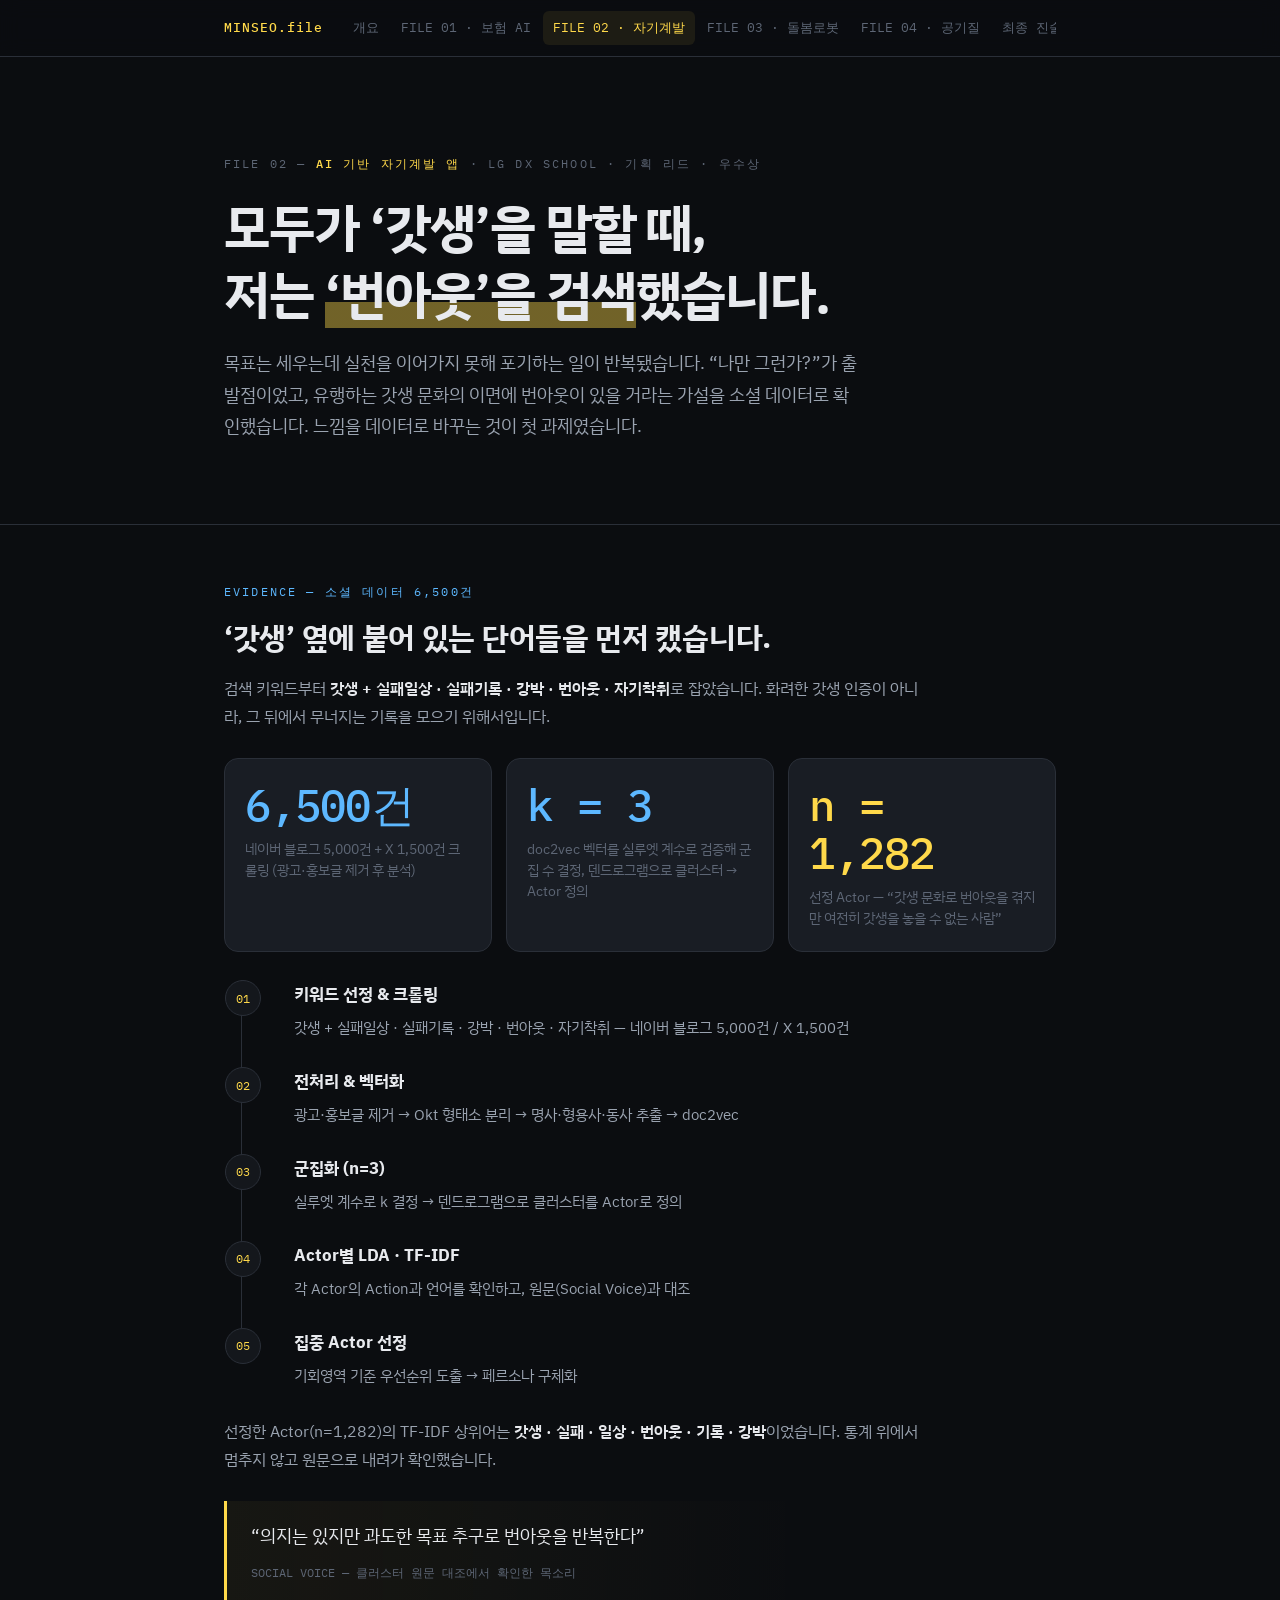
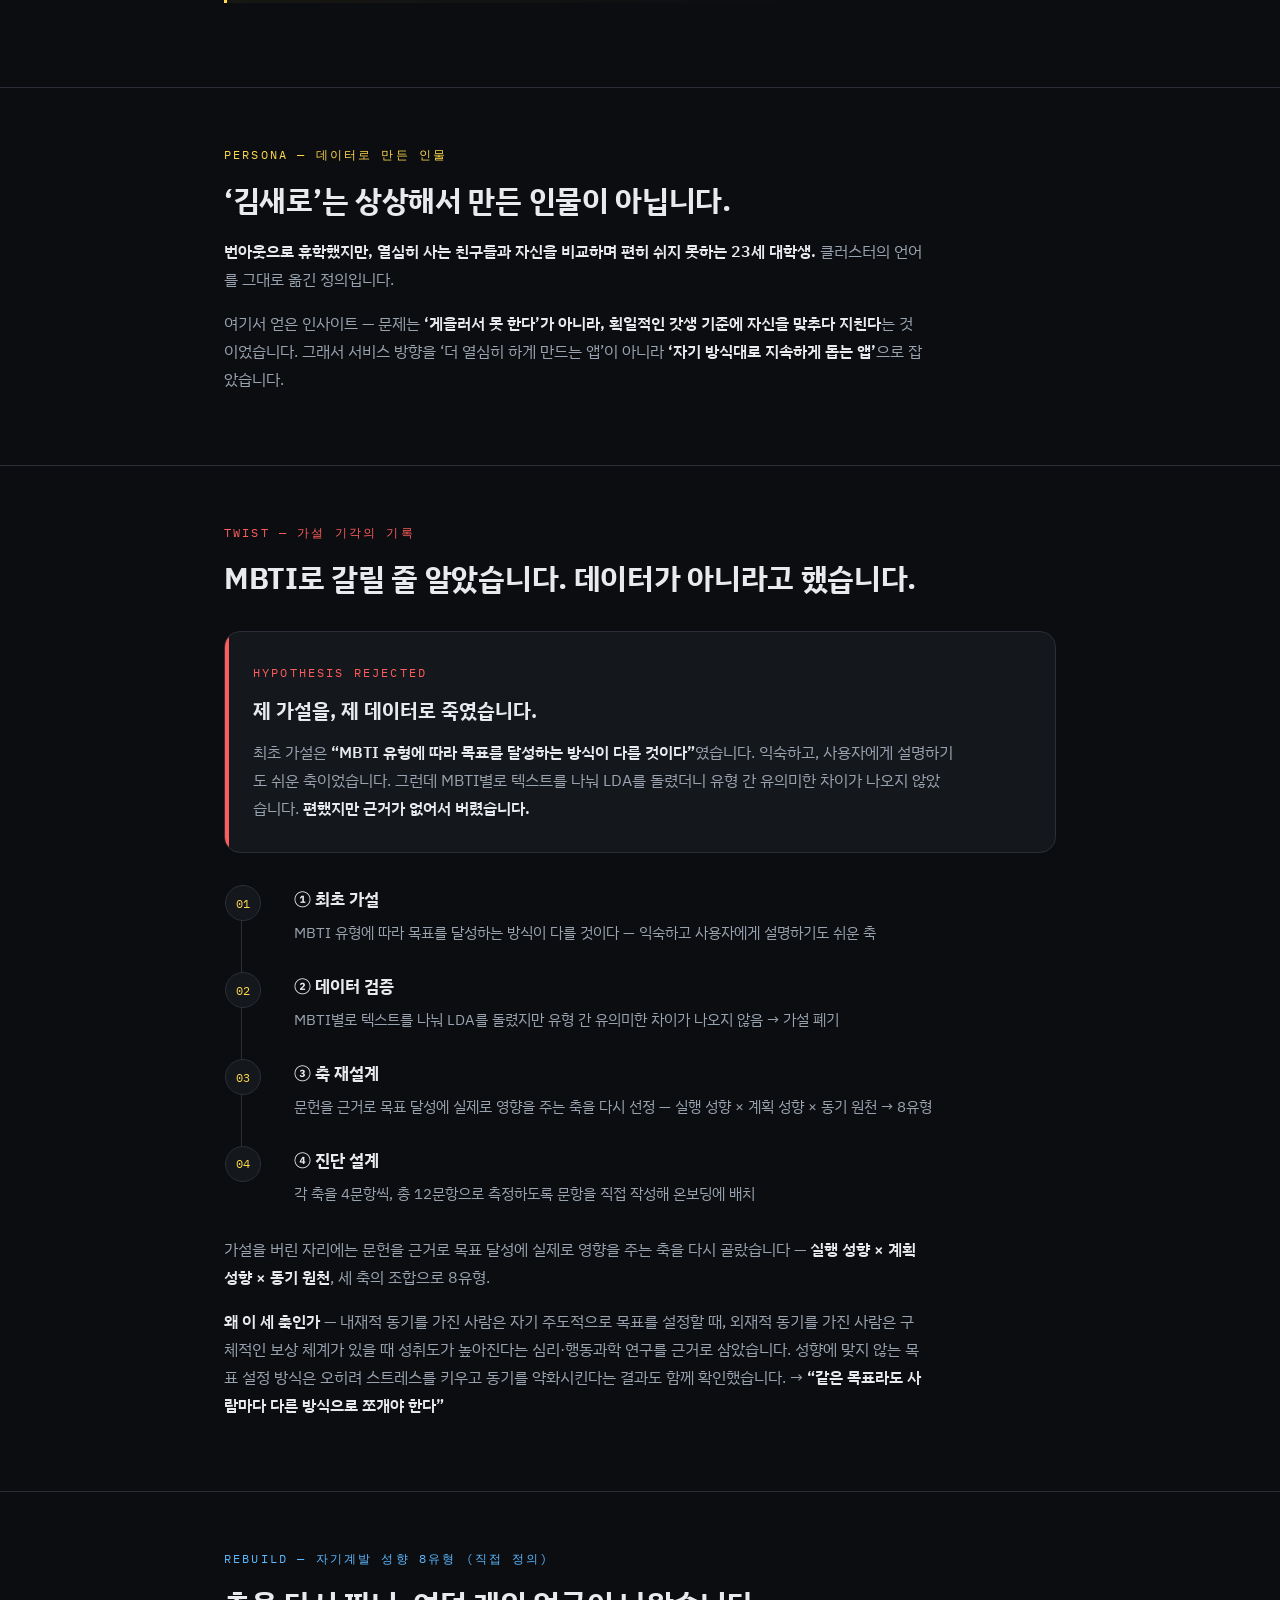
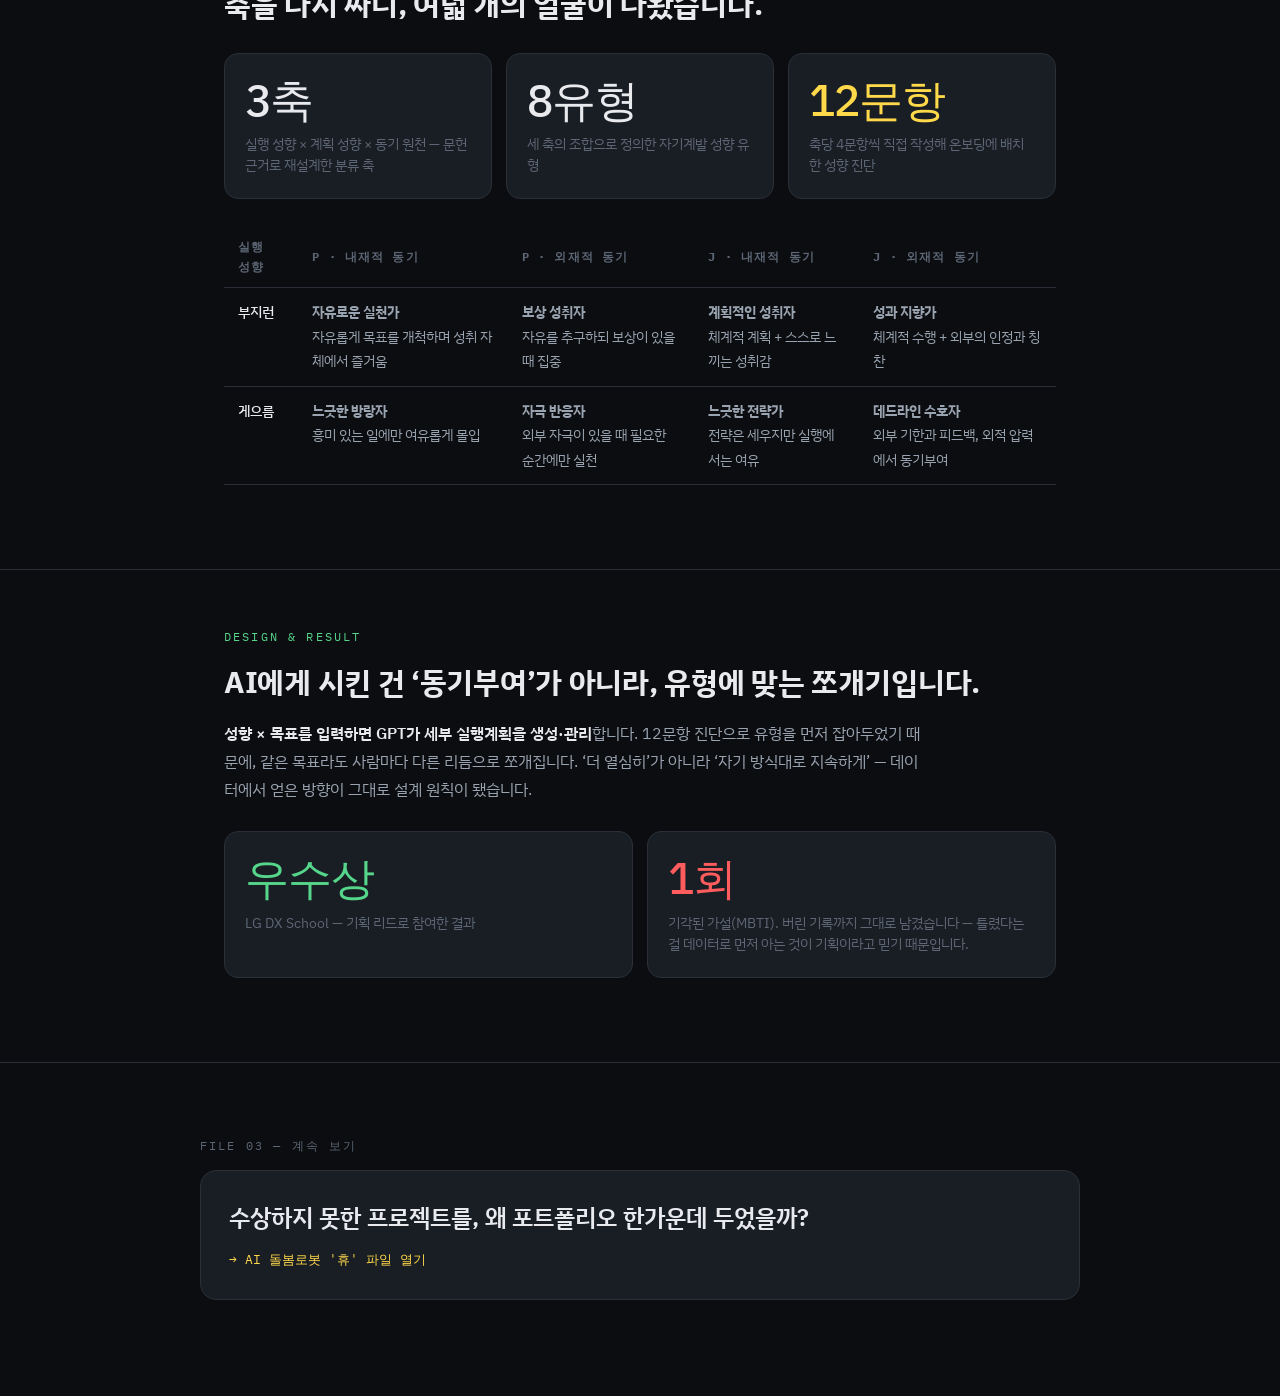
<file: project2.html>
<!DOCTYPE html>
<html lang="ko">
<head>
<meta charset="utf-8">
<meta name="viewport" content="width=device-width, initial-scale=1">
<title>FILE 02 · AI 기반 자기계발 앱 — 장민서</title>
<link rel="stylesheet" href="assets/style.css">
</head>
<body>

<header class="casebar"><div class="wrap">
  <a class="who" href="index.html">MINSEO.file</a>
  <nav>
    <a href="index.html">개요</a>
    <a href="project1.html">FILE 01 · 보험 AI</a>
    <a class="now" href="project2.html">FILE 02 · 자기계발</a>
    <a href="project3.html">FILE 03 · 돌봄로봇</a>
    <a href="project4.html">FILE 04 · 공기질</a>
    <a href="closing.html">최종 진술</a>
  </nav>
</div></header>

<!-- ============ 떡밥 ============ -->
<section class="tease">
  <div class="wrap">
    <div class="file-tag">FILE 02 — <b>AI 기반 자기계발 앱</b> · LG DX School · 기획 리드 · 우수상</div>
    <h1>모두가 ‘갓생’을 말할 때,<br>저는 <span class="mark">‘번아웃’을 검색</span>했습니다.</h1>
    <p class="sub">목표는 세우는데 실천을 이어가지 못해 포기하는 일이 반복됐습니다. “나만 그런가?”가 출발점이었고, 유행하는 갓생 문화의 이면에 번아웃이 있을 거라는 가설을 소셜 데이터로 확인했습니다. 느낌을 데이터로 바꾸는 것이 첫 과제였습니다.</p>
  </div>
</section>

<!-- ============ 증거 수집 ============ -->
<section class="sec">
  <div class="wrap">
    <div class="k">EVIDENCE — 소셜 데이터 6,500건</div>
    <h2>‘갓생’ 옆에 붙어 있는 단어들을 먼저 캤습니다.</h2>
    <p>검색 키워드부터 <strong>갓생 + 실패일상 · 실패기록 · 강박 · 번아웃 · 자기착취</strong>로 잡았습니다. 화려한 갓생 인증이 아니라, 그 뒤에서 무너지는 기록을 모으기 위해서입니다.</p>

    <div class="cards">
      <div class="card"><div class="big cool">6,500건</div><div class="cap">네이버 블로그 5,000건 + X 1,500건 크롤링 (광고·홍보글 제거 후 분석)</div></div>
      <div class="card"><div class="big cool">k = 3</div><div class="cap">doc2vec 벡터를 실루엣 계수로 검증해 군집 수 결정, 덴드로그램으로 클러스터 → Actor 정의</div></div>
      <div class="card"><div class="big acc">n = 1,282</div><div class="cap">선정 Actor — “갓생 문화로 번아웃을 겪지만 여전히 갓생을 놓을 수 없는 사람”</div></div>
    </div>

    <ol class="steps">
      <li><b>키워드 선정 &amp; 크롤링</b><span>갓생 + 실패일상 · 실패기록 · 강박 · 번아웃 · 자기착취 — 네이버 블로그 5,000건 / X 1,500건</span></li>
      <li><b>전처리 &amp; 벡터화</b><span>광고·홍보글 제거 → Okt 형태소 분리 → 명사·형용사·동사 추출 → doc2vec</span></li>
      <li><b>군집화 (n=3)</b><span>실루엣 계수로 k 결정 → 덴드로그램으로 클러스터를 Actor로 정의</span></li>
      <li><b>Actor별 LDA · TF-IDF</b><span>각 Actor의 Action과 언어를 확인하고, 원문(Social Voice)과 대조</span></li>
      <li><b>집중 Actor 선정</b><span>기회영역 기준 우선순위 도출 → 페르소나 구체화</span></li>
    </ol>

    <p>선정한 Actor(n=1,282)의 TF-IDF 상위어는 <strong>갓생 · 실패 · 일상 · 번아웃 · 기록 · 강박</strong>이었습니다. 통계 위에서 멈추지 않고 원문으로 내려가 확인했습니다.</p>

    <div class="voice">
      <q>의지는 있지만 과도한 목표 추구로 번아웃을 반복한다</q>
      <span class="src">SOCIAL VOICE — 클러스터 원문 대조에서 확인한 목소리</span>
    </div>
  </div>
</section>

<!-- ============ 페르소나 · 인사이트 ============ -->
<section class="sec">
  <div class="wrap">
    <div class="k acc">PERSONA — 데이터로 만든 인물</div>
    <h2>‘김새로’는 상상해서 만든 인물이 아닙니다.</h2>
    <p><strong>번아웃으로 휴학했지만, 열심히 사는 친구들과 자신을 비교하며 편히 쉬지 못하는 23세 대학생.</strong> 클러스터의 언어를 그대로 옮긴 정의입니다.</p>
    <p>여기서 얻은 인사이트 — 문제는 <strong>‘게을러서 못 한다’가 아니라, 획일적인 갓생 기준에 자신을 맞추다 지친다</strong>는 것이었습니다. 그래서 서비스 방향을 ‘더 열심히 하게 만드는 앱’이 아니라 <strong>‘자기 방식대로 지속하게 돕는 앱’</strong>으로 잡았습니다.</p>
  </div>
</section>

<!-- ============ 반전: 가설 기각 ============ -->
<section class="sec">
  <div class="wrap">
    <div class="k hot">TWIST — 가설 기각의 기록</div>
    <h2>MBTI로 갈릴 줄 알았습니다. 데이터가 아니라고 했습니다.</h2>

    <div class="twist">
      <div class="k hot">HYPOTHESIS REJECTED</div>
      <h3>제 가설을, 제 데이터로 죽였습니다.</h3>
      <p>최초 가설은 <strong>“MBTI 유형에 따라 목표를 달성하는 방식이 다를 것이다”</strong>였습니다. 익숙하고, 사용자에게 설명하기도 쉬운 축이었습니다. 그런데 MBTI별로 텍스트를 나눠 LDA를 돌렸더니 유형 간 유의미한 차이가 나오지 않았습니다. <strong>편했지만 근거가 없어서 버렸습니다.</strong></p>
    </div>

    <ol class="steps">
      <li><b>① 최초 가설</b><span>MBTI 유형에 따라 목표를 달성하는 방식이 다를 것이다 — 익숙하고 사용자에게 설명하기도 쉬운 축</span></li>
      <li><b>② 데이터 검증</b><span>MBTI별로 텍스트를 나눠 LDA를 돌렸지만 유형 간 유의미한 차이가 나오지 않음 → 가설 폐기</span></li>
      <li><b>③ 축 재설계</b><span>문헌을 근거로 목표 달성에 실제로 영향을 주는 축을 다시 선정 — 실행 성향 × 계획 성향 × 동기 원천 → 8유형</span></li>
      <li><b>④ 진단 설계</b><span>각 축을 4문항씩, 총 12문항으로 측정하도록 문항을 직접 작성해 온보딩에 배치</span></li>
    </ol>

    <p>가설을 버린 자리에는 문헌을 근거로 목표 달성에 실제로 영향을 주는 축을 다시 골랐습니다 — <strong>실행 성향 × 계획 성향 × 동기 원천</strong>, 세 축의 조합으로 8유형.</p>
    <p><strong>왜 이 세 축인가</strong> — 내재적 동기를 가진 사람은 자기 주도적으로 목표를 설정할 때, 외재적 동기를 가진 사람은 구체적인 보상 체계가 있을 때 성취도가 높아진다는 심리·행동과학 연구를 근거로 삼았습니다. 성향에 맞지 않는 목표 설정 방식은 오히려 스트레스를 키우고 동기를 약화시킨다는 결과도 함께 확인했습니다. → <strong>“같은 목표라도 사람마다 다른 방식으로 쪼개야 한다”</strong></p>
  </div>
</section>

<!-- ============ 8유형 ============ -->
<section class="sec">
  <div class="wrap">
    <div class="k">REBUILD — 자기계발 성향 8유형 (직접 정의)</div>
    <h2>축을 다시 짜니, 여덟 개의 얼굴이 나왔습니다.</h2>

    <div class="cards">
      <div class="card"><div class="big">3축</div><div class="cap">실행 성향 × 계획 성향 × 동기 원천 — 문헌 근거로 재설계한 분류 축</div></div>
      <div class="card"><div class="big">8유형</div><div class="cap">세 축의 조합으로 정의한 자기계발 성향 유형</div></div>
      <div class="card"><div class="big acc">12문항</div><div class="cap">축당 4문항씩 직접 작성해 온보딩에 배치한 성향 진단</div></div>
    </div>

    <div class="tbl-scroll">
      <table>
        <thead>
          <tr>
            <th>실행 성향</th>
            <th>P · 내재적 동기</th>
            <th>P · 외재적 동기</th>
            <th>J · 내재적 동기</th>
            <th>J · 외재적 동기</th>
          </tr>
        </thead>
        <tbody>
          <tr>
            <td>부지런</td>
            <td><strong>자유로운 실천가</strong><br>자유롭게 목표를 개척하며 성취 자체에서 즐거움</td>
            <td><strong>보상 성취자</strong><br>자유를 추구하되 보상이 있을 때 집중</td>
            <td><strong>계획적인 성취자</strong><br>체계적 계획 + 스스로 느끼는 성취감</td>
            <td><strong>성과 지향가</strong><br>체계적 수행 + 외부의 인정과 칭찬</td>
          </tr>
          <tr>
            <td>게으름</td>
            <td><strong>느긋한 방랑자</strong><br>흥미 있는 일에만 여유롭게 몰입</td>
            <td><strong>자극 반응자</strong><br>외부 자극이 있을 때 필요한 순간에만 실천</td>
            <td><strong>느긋한 전략가</strong><br>전략은 세우지만 실행에서는 여유</td>
            <td><strong>데드라인 수호자</strong><br>외부 기한과 피드백, 외적 압력에서 동기부여</td>
          </tr>
        </tbody>
      </table>
    </div>
  </div>
</section>

<!-- ============ AI 설계 · 결과 ============ -->
<section class="sec">
  <div class="wrap">
    <div class="k ok">DESIGN &amp; RESULT</div>
    <h2>AI에게 시킨 건 ‘동기부여’가 아니라, 유형에 맞는 쪼개기입니다.</h2>
    <p><strong>성향 × 목표를 입력하면 GPT가 세부 실행계획을 생성·관리</strong>합니다. 12문항 진단으로 유형을 먼저 잡아두었기 때문에, 같은 목표라도 사람마다 다른 리듬으로 쪼개집니다. ‘더 열심히’가 아니라 ‘자기 방식대로 지속하게’ — 데이터에서 얻은 방향이 그대로 설계 원칙이 됐습니다.</p>

    <div class="cards">
      <div class="card"><div class="big ok">우수상</div><div class="cap">LG DX School — 기획 리드로 참여한 결과</div></div>
      <div class="card"><div class="big hot">1회</div><div class="cap">기각된 가설(MBTI). 버린 기록까지 그대로 남겼습니다 — 틀렸다는 걸 데이터로 먼저 아는 것이 기획이라고 믿기 때문입니다.</div></div>
    </div>
  </div>
</section>

<!-- ============ 다음 화 예고 ============ -->
<section class="nextbait wrap">
  <div class="k">FILE 03 — 계속 보기</div>
  <a href="project3.html"><div class="q">수상하지 못한 프로젝트를, 왜 포트폴리오 한가운데 두었을까?</div><div class="go">→ AI 돌봄로봇 '휴' 파일 열기</div></a>
</section>

</body>
</html>
</file>
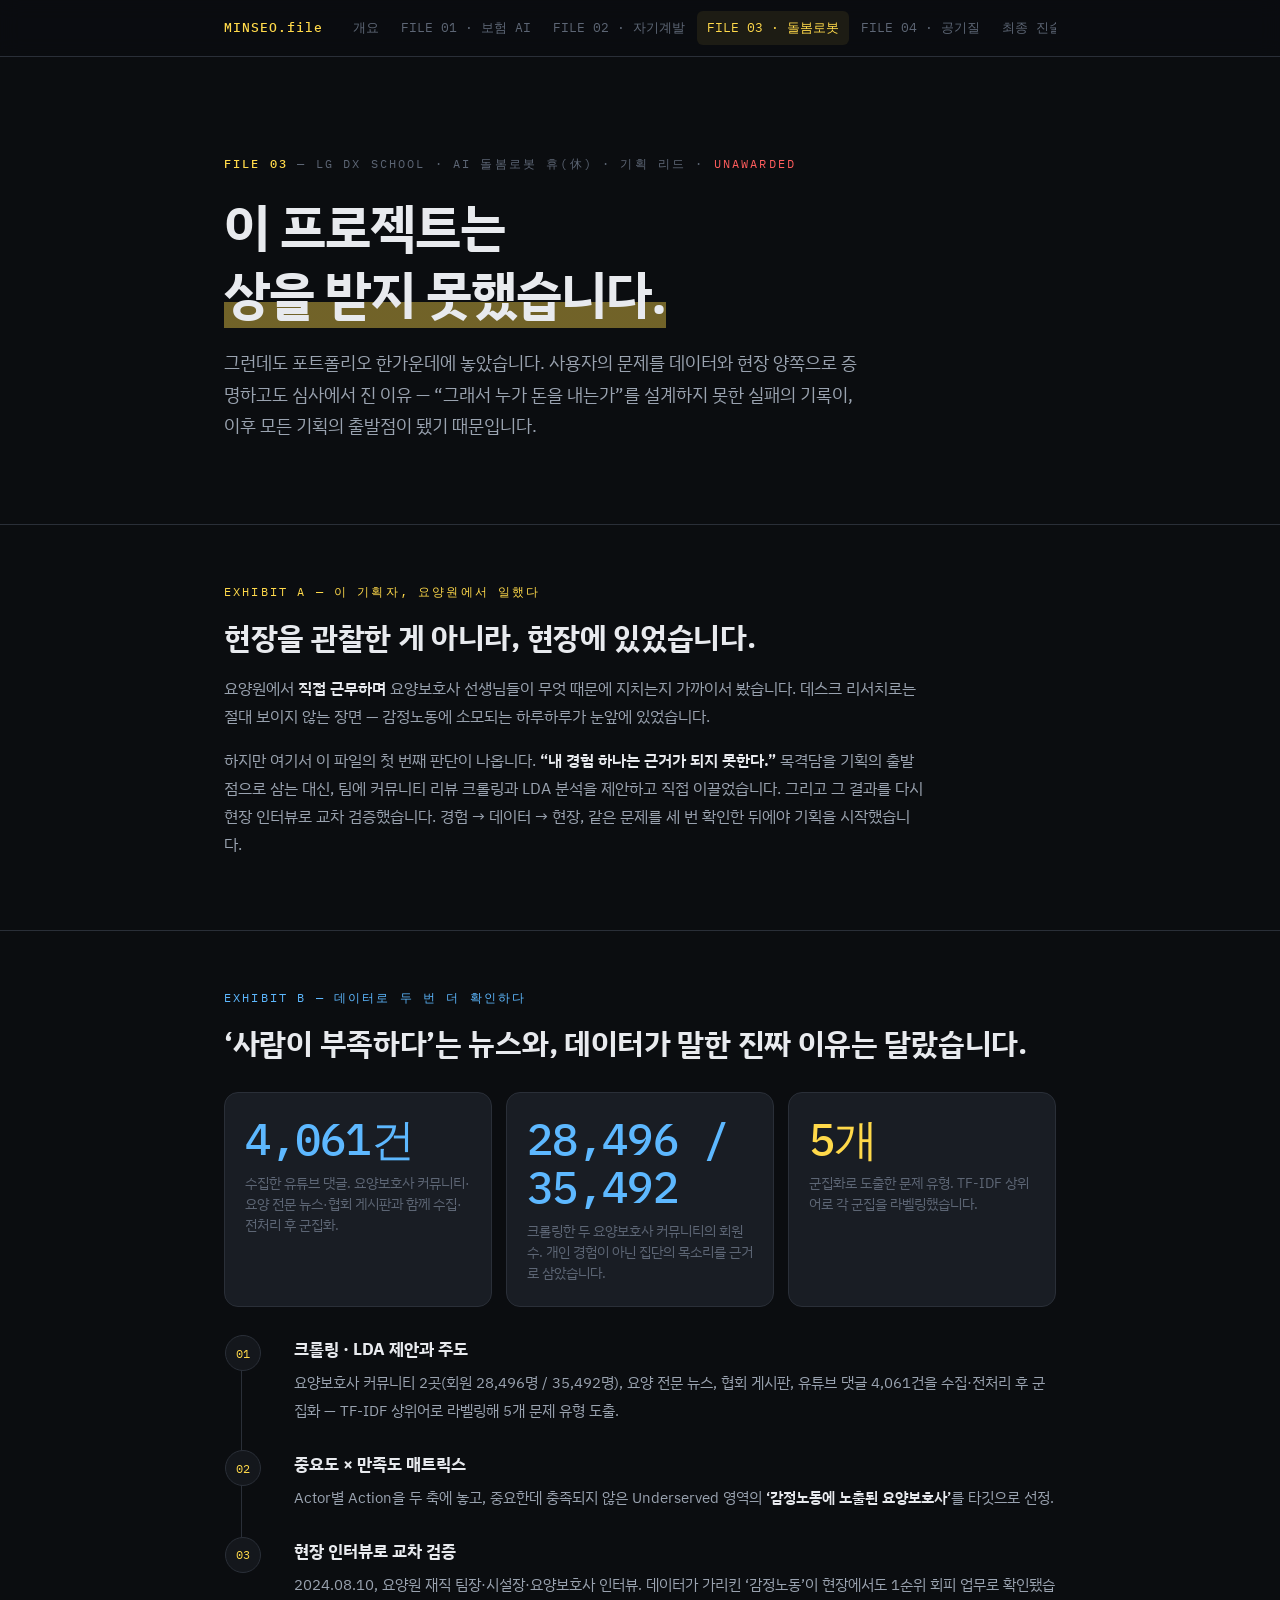
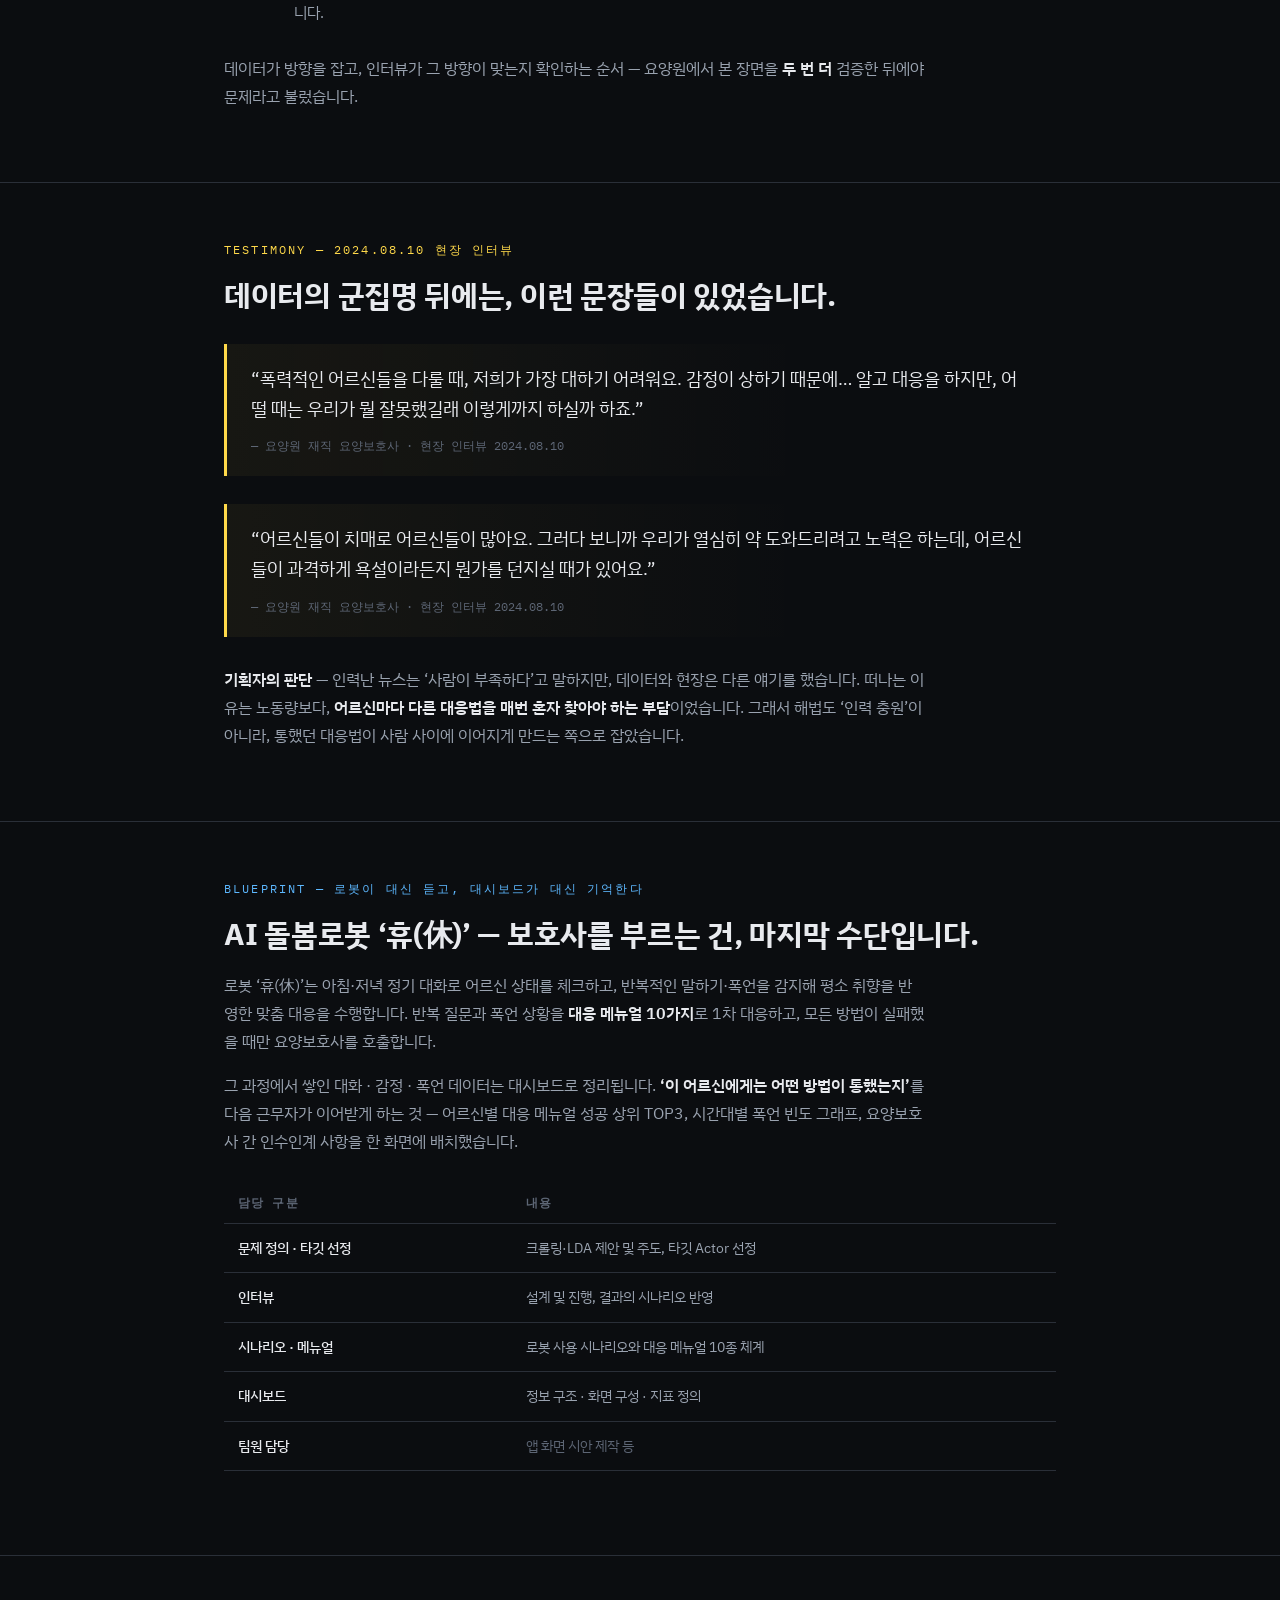
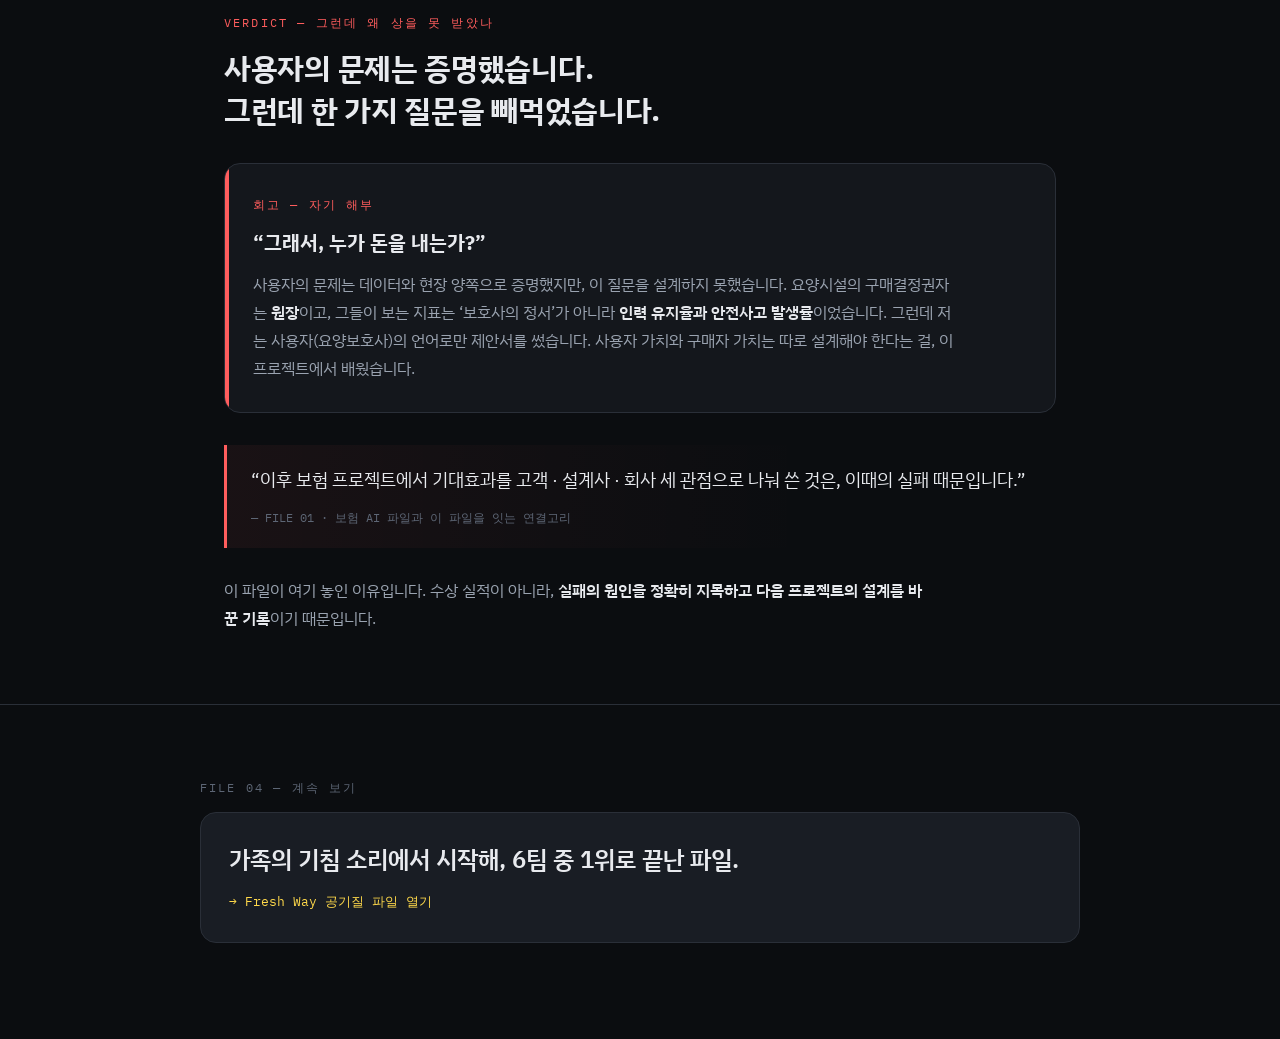
<file: project3.html>
<!DOCTYPE html>
<html lang="ko">
<head>
<meta charset="utf-8">
<meta name="viewport" content="width=device-width, initial-scale=1">
<title>FILE 03 · AI 돌봄로봇 휴(休) — 장민서 포트폴리오</title>
<link rel="stylesheet" href="assets/style.css">
</head>
<body>

<header class="casebar"><div class="wrap">
  <a class="who" href="index.html">MINSEO.file</a>
  <nav>
    <a href="index.html">개요</a>
    <a href="project1.html">FILE 01 · 보험 AI</a>
    <a href="project2.html">FILE 02 · 자기계발</a>
    <a class="now" href="project3.html">FILE 03 · 돌봄로봇</a>
    <a href="project4.html">FILE 04 · 공기질</a>
    <a href="closing.html">최종 진술</a>
  </nav>
</div></header>

<!-- ===== 떡밥 히어로 ===== -->
<section class="tease"><div class="wrap">
  <div class="file-tag"><b>FILE 03</b> — LG DX SCHOOL · AI 돌봄로봇 휴(休) · 기획 리드 · <span class="mono" style="color:var(--hot)">UNAWARDED</span></div>
  <h1>이 프로젝트는<br><span class="mark">상을 받지 못했습니다.</span></h1>
  <p class="sub">그런데도 포트폴리오 한가운데에 놓았습니다. 사용자의 문제를 데이터와 현장 양쪽으로 증명하고도 심사에서 진 이유 — “그래서 누가 돈을 내는가”를 설계하지 못한 실패의 기록이, 이후 모든 기획의 출발점이 됐기 때문입니다.</p>
</div></section>

<!-- ===== 발단: 요양원에서 직접 일했다 ===== -->
<section class="sec"><div class="wrap">
  <div class="k acc">EXHIBIT A — 이 기획자, 요양원에서 일했다</div>
  <h2>현장을 관찰한 게 아니라, 현장에 있었습니다.</h2>
  <p>요양원에서 <strong>직접 근무하며</strong> 요양보호사 선생님들이 무엇 때문에 지치는지 가까이서 봤습니다. 데스크 리서치로는 절대 보이지 않는 장면 — 감정노동에 소모되는 하루하루가 눈앞에 있었습니다.</p>
  <p>하지만 여기서 이 파일의 첫 번째 판단이 나옵니다. <strong>“내 경험 하나는 근거가 되지 못한다.”</strong> 목격담을 기획의 출발점으로 삼는 대신, 팀에 커뮤니티 리뷰 크롤링과 LDA 분석을 제안하고 직접 이끌었습니다. 그리고 그 결과를 다시 현장 인터뷰로 교차 검증했습니다. 경험 → 데이터 → 현장, 같은 문제를 세 번 확인한 뒤에야 기획을 시작했습니다.</p>
</div></section>

<!-- ===== 데이터 검증 ===== -->
<section class="sec"><div class="wrap">
  <div class="k">EXHIBIT B — 데이터로 두 번 더 확인하다</div>
  <h2>‘사람이 부족하다’는 뉴스와, 데이터가 말한 진짜 이유는 달랐습니다.</h2>

  <div class="cards">
    <div class="card"><div class="big cool">4,061건</div><div class="cap">수집한 유튜브 댓글. 요양보호사 커뮤니티·요양 전문 뉴스·협회 게시판과 함께 수집·전처리 후 군집화.</div></div>
    <div class="card"><div class="big cool">28,496 / 35,492</div><div class="cap">크롤링한 두 요양보호사 커뮤니티의 회원 수. 개인 경험이 아닌 집단의 목소리를 근거로 삼았습니다.</div></div>
    <div class="card"><div class="big acc">5개</div><div class="cap">군집화로 도출한 문제 유형. TF-IDF 상위어로 각 군집을 라벨링했습니다.</div></div>
  </div>

  <ol class="steps">
    <li><b>크롤링 · LDA 제안과 주도</b><span>요양보호사 커뮤니티 2곳(회원 28,496명 / 35,492명), 요양 전문 뉴스, 협회 게시판, 유튜브 댓글 4,061건을 수집·전처리 후 군집화 — TF-IDF 상위어로 라벨링해 5개 문제 유형 도출.</span></li>
    <li><b>중요도 × 만족도 매트릭스</b><span>Actor별 Action을 두 축에 놓고, 중요한데 충족되지 않은 Underserved 영역의 <strong>‘감정노동에 노출된 요양보호사’</strong>를 타깃으로 선정.</span></li>
    <li><b>현장 인터뷰로 교차 검증</b><span>2024.08.10, 요양원 재직 팀장·시설장·요양보호사 인터뷰. 데이터가 가리킨 ‘감정노동’이 현장에서도 1순위 회피 업무로 확인됐습니다.</span></li>
  </ol>

  <p>데이터가 방향을 잡고, 인터뷰가 그 방향이 맞는지 확인하는 순서 — 요양원에서 본 장면을 <strong>두 번 더</strong> 검증한 뒤에야 문제라고 불렀습니다.</p>
</div></section>

<!-- ===== 현장의 목소리 ===== -->
<section class="sec"><div class="wrap">
  <div class="k acc">TESTIMONY — 2024.08.10 현장 인터뷰</div>
  <h2>데이터의 군집명 뒤에는, 이런 문장들이 있었습니다.</h2>

  <div class="voice">
    <q>폭력적인 어르신들을 다룰 때, 저희가 가장 대하기 어려워요. 감정이 상하기 때문에… 알고 대응을 하지만, 어떨 때는 우리가 뭘 잘못했길래 이렇게까지 하실까 하죠.</q>
    <span class="src">— 요양원 재직 요양보호사 · 현장 인터뷰 2024.08.10</span>
  </div>

  <div class="voice">
    <q>어르신들이 치매로 어르신들이 많아요. 그러다 보니까 우리가 열심히 약 도와드리려고 노력은 하는데, 어르신들이 과격하게 욕설이라든지 뭔가를 던지실 때가 있어요.</q>
    <span class="src">— 요양원 재직 요양보호사 · 현장 인터뷰 2024.08.10</span>
  </div>

  <p><strong>기획자의 판단</strong> — 인력난 뉴스는 ‘사람이 부족하다’고 말하지만, 데이터와 현장은 다른 얘기를 했습니다. 떠나는 이유는 노동량보다, <strong>어르신마다 다른 대응법을 매번 혼자 찾아야 하는 부담</strong>이었습니다. 그래서 해법도 ‘인력 충원’이 아니라, 통했던 대응법이 사람 사이에 이어지게 만드는 쪽으로 잡았습니다.</p>
</div></section>

<!-- ===== 서비스 설계 ===== -->
<section class="sec"><div class="wrap">
  <div class="k">BLUEPRINT — 로봇이 대신 듣고, 대시보드가 대신 기억한다</div>
  <h2>AI 돌봄로봇 ‘휴(休)’ — 보호사를 부르는 건, 마지막 수단입니다.</h2>
  <p>로봇 ‘휴(休)’는 아침·저녁 정기 대화로 어르신 상태를 체크하고, 반복적인 말하기·폭언을 감지해 평소 취향을 반영한 맞춤 대응을 수행합니다. 반복 질문과 폭언 상황을 <strong>대응 메뉴얼 10가지</strong>로 1차 대응하고, 모든 방법이 실패했을 때만 요양보호사를 호출합니다.</p>
  <p>그 과정에서 쌓인 대화 · 감정 · 폭언 데이터는 대시보드로 정리됩니다. <strong>‘이 어르신에게는 어떤 방법이 통했는지’</strong>를 다음 근무자가 이어받게 하는 것 — 어르신별 대응 메뉴얼 성공 상위 TOP3, 시간대별 폭언 빈도 그래프, 요양보호사 간 인수인계 사항을 한 화면에 배치했습니다.</p>

  <div class="tbl-scroll">
    <table>
      <thead><tr><th>담당 구분</th><th>내용</th></tr></thead>
      <tbody>
        <tr><td>문제 정의 · 타깃 선정</td><td>크롤링·LDA 제안 및 주도, 타깃 Actor 선정</td></tr>
        <tr><td>인터뷰</td><td>설계 및 진행, 결과의 시나리오 반영</td></tr>
        <tr><td>시나리오 · 메뉴얼</td><td>로봇 사용 시나리오와 대응 메뉴얼 10종 체계</td></tr>
        <tr><td>대시보드</td><td>정보 구조 · 화면 구성 · 지표 정의</td></tr>
        <tr><td class="dim">팀원 담당</td><td class="dim">앱 화면 시안 제작 등</td></tr>
      </tbody>
    </table>
  </div>
</div></section>

<!-- ===== 반전: 수상 실패 해부 ===== -->
<section class="sec"><div class="wrap">
  <div class="k hot">VERDICT — 그런데 왜 상을 못 받았나</div>
  <h2>사용자의 문제는 증명했습니다.<br>그런데 한 가지 질문을 빼먹었습니다.</h2>

  <div class="twist">
    <div class="k hot">회고 — 자기 해부</div>
    <h3>“그래서, 누가 돈을 내는가?”</h3>
    <p>사용자의 문제는 데이터와 현장 양쪽으로 증명했지만, 이 질문을 설계하지 못했습니다. 요양시설의 구매결정권자는 <strong>원장</strong>이고, 그들이 보는 지표는 ‘보호사의 정서’가 아니라 <strong>인력 유지율과 안전사고 발생률</strong>이었습니다. 그런데 저는 사용자(요양보호사)의 언어로만 제안서를 썼습니다. 사용자 가치와 구매자 가치는 따로 설계해야 한다는 걸, 이 프로젝트에서 배웠습니다.</p>
  </div>

  <div class="voice hot">
    <q>이후 보험 프로젝트에서 기대효과를 고객 · 설계사 · 회사 세 관점으로 나눠 쓴 것은, 이때의 실패 때문입니다.</q>
    <span class="src">— FILE 01 · 보험 AI 파일과 이 파일을 잇는 연결고리</span>
  </div>

  <p>이 파일이 여기 놓인 이유입니다. 수상 실적이 아니라, <strong>실패의 원인을 정확히 지목하고 다음 프로젝트의 설계를 바꾼 기록</strong>이기 때문입니다.</p>
</div></section>

<!-- ===== 다음 화 예고 ===== -->
<section class="nextbait wrap">
  <div class="k">FILE 04 — 계속 보기</div>
  <a href="project4.html"><div class="q">가족의 기침 소리에서 시작해, 6팀 중 1위로 끝난 파일.</div><div class="go">→ Fresh Way 공기질 파일 열기</div></a>
</section>

</body>
</html>
</file>
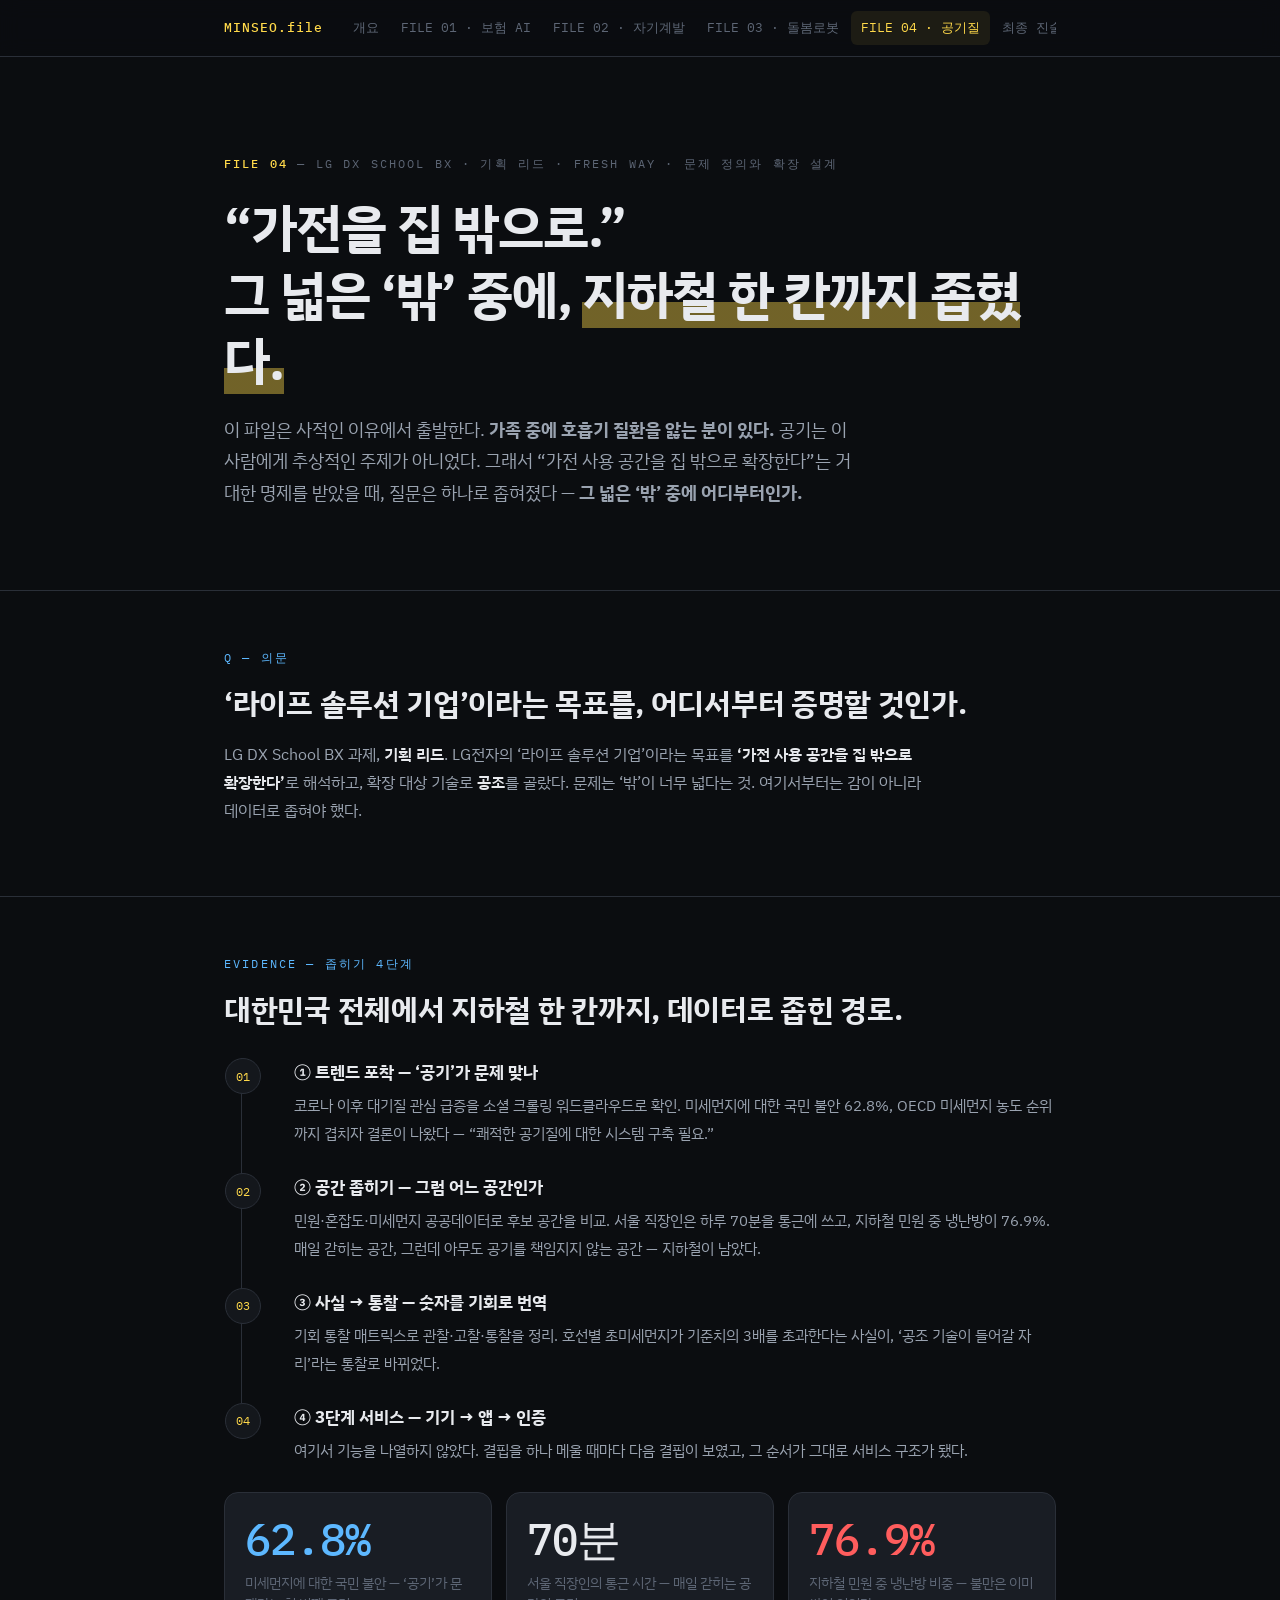
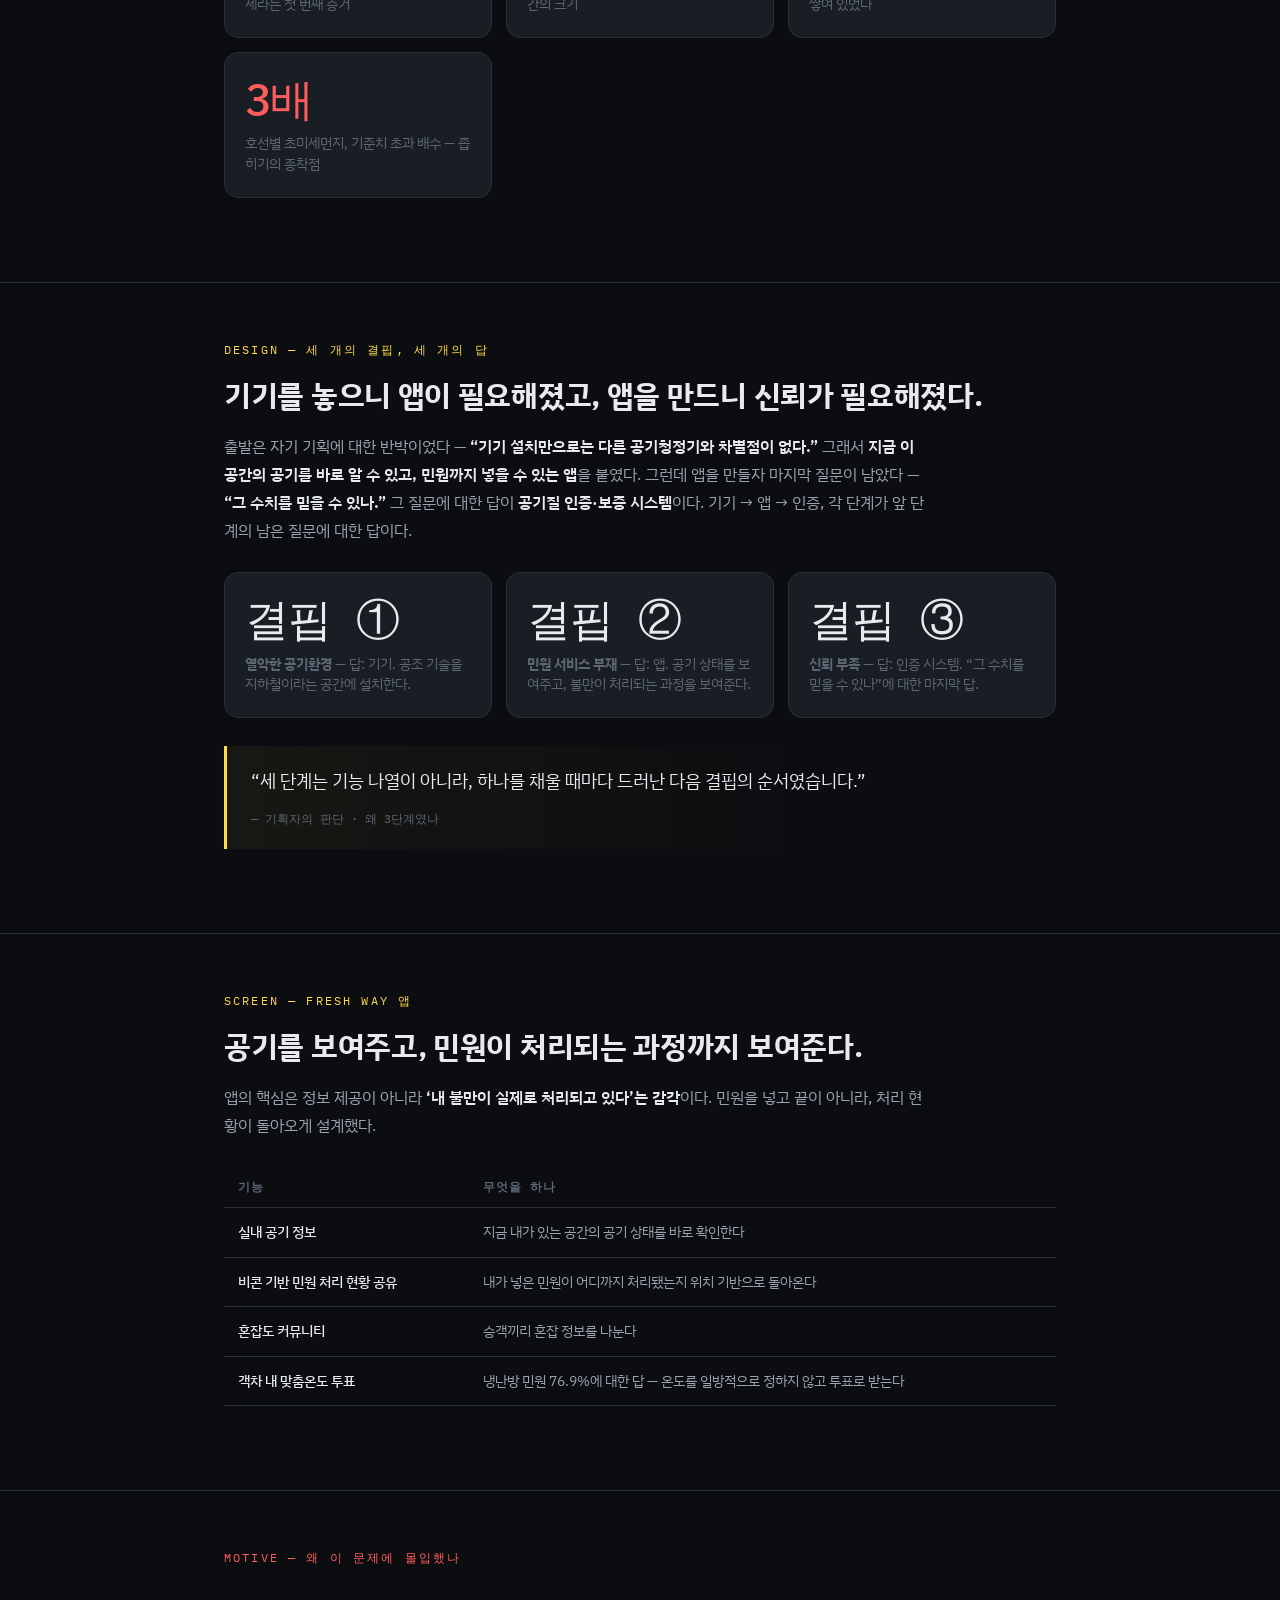
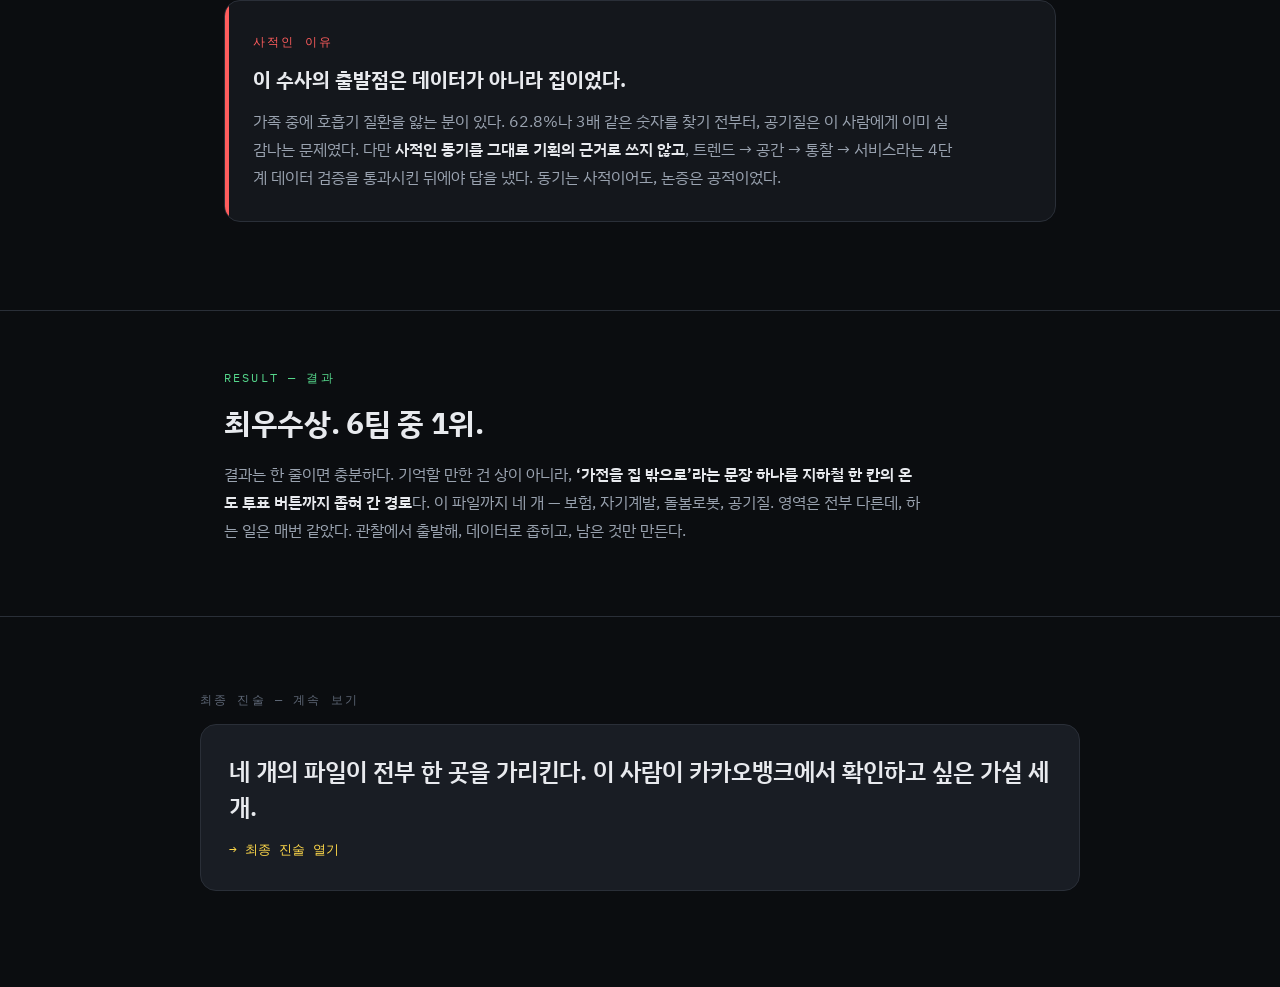
<file: project4.html>
<!DOCTYPE html>
<html lang="ko">
<head>
<meta charset="utf-8">
<meta name="viewport" content="width=device-width, initial-scale=1">
<title>FILE 04 · 공기질 — Fresh Way 지하철 공기질 솔루션</title>
<link rel="stylesheet" href="assets/style.css">
</head>
<body>

<header class="casebar"><div class="wrap">
  <a class="who" href="index.html">MINSEO.file</a>
  <nav>
    <a href="index.html">개요</a>
    <a href="project1.html">FILE 01 · 보험 AI</a>
    <a href="project2.html">FILE 02 · 자기계발</a>
    <a href="project3.html">FILE 03 · 돌봄로봇</a>
    <a class="now" href="project4.html">FILE 04 · 공기질</a>
    <a href="closing.html">최종 진술</a>
  </nav>
</div></header>

<!-- ========== 떡밥: 히어로 ========== -->
<section class="tease">
  <div class="wrap">
    <div class="file-tag"><b>FILE 04</b> — LG DX School BX · 기획 리드 · Fresh Way · 문제 정의와 확장 설계</div>
    <h1>“가전을 집 밖으로.”<br>그 넓은 ‘밖’ 중에, <span class="mark">지하철 한 칸까지 좁혔다.</span></h1>
    <p class="sub">
      이 파일은 사적인 이유에서 출발한다. <strong>가족 중에 호흡기 질환을 앓는 분이 있다.</strong>
      공기는 이 사람에게 추상적인 주제가 아니었다.
      그래서 “가전 사용 공간을 집 밖으로 확장한다”는 거대한 명제를 받았을 때,
      질문은 하나로 좁혀졌다 — <strong>그 넓은 ‘밖’ 중에 어디부터인가.</strong>
    </p>
  </div>
</section>

<!-- ========== 의문 ========== -->
<section class="sec"><div class="wrap">
  <div class="k">Q — 의문</div>
  <h2>‘라이프 솔루션 기업’이라는 목표를, 어디서부터 증명할 것인가.</h2>
  <p>
    LG DX School BX 과제, <strong>기획 리드</strong>.
    LG전자의 ‘라이프 솔루션 기업’이라는 목표를
    <strong>‘가전 사용 공간을 집 밖으로 확장한다’</strong>로 해석하고,
    확장 대상 기술로 <strong>공조</strong>를 골랐다.
    문제는 ‘밖’이 너무 넓다는 것. 여기서부터는 감이 아니라 데이터로 좁혀야 했다.
  </p>
</div></section>

<!-- ========== 좁히기 4단계 ========== -->
<section class="sec"><div class="wrap">
  <div class="k">EVIDENCE — 좁히기 4단계</div>
  <h2>대한민국 전체에서 지하철 한 칸까지, 데이터로 좁힌 경로.</h2>
  <ol class="steps">
    <li><b>① 트렌드 포착 — ‘공기’가 문제 맞나</b><span>코로나 이후 대기질 관심 급증을 소셜 크롤링 워드클라우드로 확인. 미세먼지에 대한 국민 불안 62.8%, OECD 미세먼지 농도 순위까지 겹치자 결론이 나왔다 — “쾌적한 공기질에 대한 시스템 구축 필요.”</span></li>
    <li><b>② 공간 좁히기 — 그럼 어느 공간인가</b><span>민원·혼잡도·미세먼지 공공데이터로 후보 공간을 비교. 서울 직장인은 하루 70분을 통근에 쓰고, 지하철 민원 중 냉난방이 76.9%. 매일 갇히는 공간, 그런데 아무도 공기를 책임지지 않는 공간 — 지하철이 남았다.</span></li>
    <li><b>③ 사실 → 통찰 — 숫자를 기회로 번역</b><span>기회 통찰 매트릭스로 관찰·고찰·통찰을 정리. 호선별 초미세먼지가 기준치의 3배를 초과한다는 사실이, ‘공조 기술이 들어갈 자리’라는 통찰로 바뀌었다.</span></li>
    <li><b>④ 3단계 서비스 — 기기 → 앱 → 인증</b><span>여기서 기능을 나열하지 않았다. 결핍을 하나 메울 때마다 다음 결핍이 보였고, 그 순서가 그대로 서비스 구조가 됐다.</span></li>
  </ol>
  <div class="cards">
    <div class="card">
      <div class="big cool">62.8%</div>
      <div class="cap">미세먼지에 대한 국민 불안 — ‘공기’가 문제라는 첫 번째 증거</div>
    </div>
    <div class="card">
      <div class="big">70분</div>
      <div class="cap">서울 직장인의 통근 시간 — 매일 갇히는 공간의 크기</div>
    </div>
    <div class="card">
      <div class="big hot">76.9%</div>
      <div class="cap">지하철 민원 중 냉난방 비중 — 불만은 이미 쌓여 있었다</div>
    </div>
    <div class="card">
      <div class="big hot">3배</div>
      <div class="cap">호선별 초미세먼지, 기준치 초과 배수 — 좁히기의 종착점</div>
    </div>
  </div>
</div></section>

<!-- ========== 설계 논리: 세 개의 결핍, 세 개의 답 ========== -->
<section class="sec"><div class="wrap">
  <div class="k acc">DESIGN — 세 개의 결핍, 세 개의 답</div>
  <h2>기기를 놓으니 앱이 필요해졌고, 앱을 만드니 신뢰가 필요해졌다.</h2>
  <p>
    출발은 자기 기획에 대한 반박이었다 — <strong>“기기 설치만으로는 다른 공기청정기와 차별점이 없다.”</strong>
    그래서 <strong>지금 이 공간의 공기를 바로 알 수 있고, 민원까지 넣을 수 있는 앱</strong>을 붙였다.
    그런데 앱을 만들자 마지막 질문이 남았다 — <strong>“그 수치를 믿을 수 있나.”</strong>
    그 질문에 대한 답이 <strong>공기질 인증·보증 시스템</strong>이다.
    기기 → 앱 → 인증, 각 단계가 앞 단계의 남은 질문에 대한 답이다.
  </p>
  <div class="cards">
    <div class="card">
      <div class="big mono">결핍 ①</div>
      <div class="cap"><strong>열악한 공기환경</strong> — 답: 기기. 공조 기술을 지하철이라는 공간에 설치한다.</div>
    </div>
    <div class="card">
      <div class="big mono">결핍 ②</div>
      <div class="cap"><strong>민원 서비스 부재</strong> — 답: 앱. 공기 상태를 보여주고, 불만이 처리되는 과정을 보여준다.</div>
    </div>
    <div class="card">
      <div class="big mono">결핍 ③</div>
      <div class="cap"><strong>신뢰 부족</strong> — 답: 인증 시스템. “그 수치를 믿을 수 있나”에 대한 마지막 답.</div>
    </div>
  </div>
  <div class="voice">
    <q>세 단계는 기능 나열이 아니라, 하나를 채울 때마다 드러난 다음 결핍의 순서였습니다.</q>
    <span class="src">— 기획자의 판단 · 왜 3단계였나</span>
  </div>
</div></section>

<!-- ========== 화면: Fresh Way 앱 ========== -->
<section class="sec"><div class="wrap">
  <div class="k acc">SCREEN — Fresh Way 앱</div>
  <h2>공기를 보여주고, 민원이 처리되는 과정까지 보여준다.</h2>
  <p>
    앱의 핵심은 정보 제공이 아니라 <strong>‘내 불만이 실제로 처리되고 있다’는 감각</strong>이다.
    민원을 넣고 끝이 아니라, 처리 현황이 돌아오게 설계했다.
  </p>
  <div class="tbl-scroll">
    <table>
      <thead>
        <tr><th>기능</th><th>무엇을 하나</th></tr>
      </thead>
      <tbody>
        <tr><td>실내 공기 정보</td><td>지금 내가 있는 공간의 공기 상태를 바로 확인한다</td></tr>
        <tr><td>비콘 기반 민원 처리 현황 공유</td><td>내가 넣은 민원이 어디까지 처리됐는지 위치 기반으로 돌아온다</td></tr>
        <tr><td>혼잡도 커뮤니티</td><td>승객끼리 혼잡 정보를 나눈다</td></tr>
        <tr><td>객차 내 맞춤온도 투표</td><td>냉난방 민원 76.9%에 대한 답 — 온도를 일방적으로 정하지 않고 투표로 받는다</td></tr>
      </tbody>
    </table>
  </div>
</div></section>

<!-- ========== 동기: 왜 이 문제였나 ========== -->
<section class="sec"><div class="wrap">
  <div class="k hot">MOTIVE — 왜 이 문제에 몰입했나</div>
  <div class="twist">
    <div class="k hot">사적인 이유</div>
    <h3>이 수사의 출발점은 데이터가 아니라 집이었다.</h3>
    <p>
      가족 중에 호흡기 질환을 앓는 분이 있다.
      62.8%나 3배 같은 숫자를 찾기 전부터, 공기질은 이 사람에게 이미 실감나는 문제였다.
      다만 <strong>사적인 동기를 그대로 기획의 근거로 쓰지 않고</strong>,
      트렌드 → 공간 → 통찰 → 서비스라는 4단계 데이터 검증을 통과시킨 뒤에야 답을 냈다.
      동기는 사적이어도, 논증은 공적이었다.
    </p>
  </div>
</div></section>

<!-- ========== 결과 ========== -->
<section class="sec"><div class="wrap">
  <div class="k ok">RESULT — 결과</div>
  <h2>최우수상. 6팀 중 1위.</h2>
  <p>
    결과는 한 줄이면 충분하다. 기억할 만한 건 상이 아니라,
    <strong>‘가전을 집 밖으로’라는 문장 하나를 지하철 한 칸의 온도 투표 버튼까지 좁혀 간 경로</strong>다.
    이 파일까지 네 개 — 보험, 자기계발, 돌봄로봇, 공기질.
    영역은 전부 다른데, 하는 일은 매번 같았다. 관찰에서 출발해, 데이터로 좁히고, 남은 것만 만든다.
  </p>
</div></section>

<!-- ========== 다음 화 예고 ========== -->
<section class="nextbait wrap">
  <div class="k">최종 진술 — 계속 보기</div>
  <a href="closing.html"><div class="q">네 개의 파일이 전부 한 곳을 가리킨다. 이 사람이 카카오뱅크에서 확인하고 싶은 가설 세 개.</div><div class="go">→ 최종 진술 열기</div></a>
</section>

</body>
</html>
</file>
<file: assets/style.css>
/* ============================================================
   MINSEO JANG — "누구지 이 사람?" Portfolio Design System
   Concept: Data-Noir Teaser. 어두운 배경 위에 증거(데이터)가
   스포트라이트처럼 떠오르는 구성. 모든 페이지가 '떡밥 → 증거 → 반전'
   리듬을 갖는다.
   ============================================================ */

@import url('https://fonts.googleapis.com/css2?family=IBM+Plex+Sans+KR:wght@300;400;500;600;700&family=IBM+Plex+Mono:wght@400;500&display=swap');

:root {
  --bg: #0b0d10;
  --bg-raise: #14171c;
  --bg-card: #191d24;
  --line: #2a2f38;
  --ink: #e8eaee;
  --ink-dim: #9aa3b0;
  --ink-faint: #5d6675;
  --accent: #ffd94a;        /* 형광펜 노랑 — 단서 표시용 */
  --accent-ink: #131313;
  --hot: #ff5d5d;           /* 실패/기각/반전 */
  --cool: #5db8ff;          /* 데이터/검증 */
  --ok: #55d68b;            /* 결과/성공 */
  --font-sans: 'IBM Plex Sans KR', 'Pretendard', -apple-system, sans-serif;
  --font-mono: 'IBM Plex Mono', ui-monospace, monospace;
  --maxw: 880px;
}

* { box-sizing: border-box; }
html { scroll-behavior: smooth; }
body {
  background: var(--bg);
  color: var(--ink);
  font-family: var(--font-sans);
  font-size: 16px;
  line-height: 1.75;
  margin: 0;
  -webkit-font-smoothing: antialiased;
}
::selection { background: var(--accent); color: var(--accent-ink); }

.wrap { max-width: var(--maxw); margin: 0 auto; padding: 0 24px; }

/* ---------- 상단 수사파일 네비게이션 ---------- */
.casebar {
  position: sticky; top: 0; z-index: 50;
  background: rgba(11,13,16,.88); backdrop-filter: blur(10px);
  border-bottom: 1px solid var(--line);
}
.casebar .wrap {
  display: flex; align-items: center; gap: 20px;
  height: 56px; font-family: var(--font-mono); font-size: 12.5px;
}
.casebar .who {
  color: var(--accent); font-weight: 500; letter-spacing: .08em;
  text-decoration: none; white-space: nowrap;
}
.casebar nav { display: flex; gap: 2px; overflow-x: auto; scrollbar-width: none; }
.casebar nav::-webkit-scrollbar { display: none; }
.casebar nav a {
  color: var(--ink-faint); text-decoration: none; padding: 6px 10px;
  border-radius: 6px; white-space: nowrap; transition: color .15s;
}
.casebar nav a:hover { color: var(--ink); }
.casebar nav a.now { color: var(--accent); background: rgba(255,217,74,.08); }

/* ---------- 페이지 히어로: 떡밥 존 ---------- */
.tease {
  padding: 96px 0 64px;
  border-bottom: 1px solid var(--line);
  position: relative;
}
.tease .file-tag {
  font-family: var(--font-mono); font-size: 12px; letter-spacing: .18em;
  color: var(--ink-faint); text-transform: uppercase; margin-bottom: 20px;
}
.tease .file-tag b { color: var(--accent); font-weight: 500; }
.tease h1 {
  font-size: clamp(30px, 5.4vw, 52px); line-height: 1.28;
  font-weight: 700; letter-spacing: -0.02em; margin: 0 0 20px;
}
.tease h1 .mark { background: linear-gradient(transparent 62%, rgba(255,217,74,.42) 62%); }
.tease .sub { color: var(--ink-dim); font-size: 18px; max-width: 640px; }

/* ---------- 본문 섹션 ---------- */
.sec { padding: 56px 0; border-bottom: 1px solid var(--line); }
.sec:last-of-type { border-bottom: none; }
.k {
  font-family: var(--font-mono); font-size: 12px; letter-spacing: .18em;
  color: var(--cool); text-transform: uppercase; margin-bottom: 14px;
}
.k.hot { color: var(--hot); } .k.ok { color: var(--ok); } .k.acc { color: var(--accent); }
.sec h2 { font-size: clamp(22px, 3.4vw, 30px); line-height: 1.4; margin: 0 0 16px; letter-spacing: -0.01em; }
.sec p { color: var(--ink-dim); max-width: 700px; }
.sec p strong, .sec li strong { color: var(--ink); font-weight: 600; }

/* ---------- 증거 카드 ---------- */
.cards { display: grid; grid-template-columns: repeat(auto-fit, minmax(230px, 1fr)); gap: 14px; margin: 28px 0; }
.card {
  background: var(--bg-card); border: 1px solid var(--line);
  border-radius: 14px; padding: 22px 20px;
}
.card .big {
  font-family: var(--font-mono); font-size: clamp(30px, 4.5vw, 44px);
  font-weight: 500; color: var(--ink); line-height: 1.1; letter-spacing: -0.02em;
}
.card .big.acc { color: var(--accent); } .card .big.hot { color: var(--hot); }
.card .big.cool { color: var(--cool); } .card .big.ok { color: var(--ok); }
.card .cap { color: var(--ink-faint); font-size: 13.5px; margin-top: 10px; line-height: 1.55; }

/* ---------- 인용: 결정적 한 줄 ---------- */
.voice {
  border-left: 3px solid var(--accent);
  background: linear-gradient(90deg, rgba(255,217,74,.05), transparent 70%);
  padding: 20px 24px; margin: 28px 0; border-radius: 0 12px 12px 0;
}
.voice q { font-size: 17.5px; color: var(--ink); quotes: '“' '”'; line-height: 1.7; }
.voice .src { display: block; margin-top: 12px; font-family: var(--font-mono); font-size: 12px; color: var(--ink-faint); }
.voice.hot { border-color: var(--hot); background: linear-gradient(90deg, rgba(255,93,93,.06), transparent 70%); }

/* ---------- 프로세스 타임라인 ---------- */
.steps { list-style: none; margin: 28px 0; padding: 0; counter-reset: s; }
.steps li {
  counter-increment: s; position: relative;
  padding: 0 0 26px 52px; border-left: 1px solid var(--line); margin-left: 17px;
}
.steps li:last-child { border-left-color: transparent; padding-bottom: 0; }
.steps li::before {
  content: counter(s, decimal-leading-zero);
  position: absolute; left: -17px; top: 0;
  width: 34px; height: 34px; border-radius: 50%;
  background: var(--bg-raise); border: 1px solid var(--line);
  color: var(--accent); font-family: var(--font-mono); font-size: 12px;
  display: flex; align-items: center; justify-content: center;
}
.steps li b { display: block; color: var(--ink); font-size: 16.5px; margin-bottom: 4px; }
.steps li span { color: var(--ink-dim); font-size: 14.5px; }

/* ---------- 반전/고백 블록 ---------- */
.twist {
  background: var(--bg-raise); border: 1px solid var(--line);
  border-radius: 16px; padding: 30px 28px; margin: 32px 0;
  position: relative; overflow: hidden;
}
.twist::before {
  content: ''; position: absolute; inset: 0 auto 0 0; width: 4px;
  background: var(--hot);
}
.twist .k { margin-bottom: 10px; }
.twist h3 { margin: 0 0 10px; font-size: 20px; }
.twist p { margin: 0; }

/* ---------- 표 ---------- */
.tbl-scroll { overflow-x: auto; margin: 28px 0; }
table { border-collapse: collapse; width: 100%; font-size: 14px; min-width: 560px; }
th { font-family: var(--font-mono); font-size: 11.5px; letter-spacing: .1em; text-transform: uppercase; color: var(--ink-faint); text-align: left; padding: 10px 14px; border-bottom: 1px solid var(--line); }
td { padding: 12px 14px; border-bottom: 1px solid var(--line); color: var(--ink-dim); vertical-align: top; }
td:first-child { color: var(--ink); font-weight: 500; }

/* ---------- 다음 화 예고 푸터 ---------- */
.nextbait {
  padding: 72px 0 96px; text-align: left;
}
.nextbait .k { color: var(--ink-faint); }
.nextbait a {
  display: block; text-decoration: none; color: var(--ink);
  background: var(--bg-card); border: 1px solid var(--line); border-radius: 16px;
  padding: 28px; transition: border-color .2s, transform .2s;
}
.nextbait a:hover { border-color: var(--accent); transform: translateY(-2px); }
.nextbait .q { font-size: clamp(19px, 3vw, 24px); font-weight: 600; line-height: 1.5; }
.nextbait .go { font-family: var(--font-mono); font-size: 13px; color: var(--accent); margin-top: 14px; }

/* ---------- 유틸 ---------- */
.mono { font-family: var(--font-mono); }
.dim { color: var(--ink-faint); }
.redact {
  background: var(--ink); color: var(--ink); border-radius: 3px;
  transition: background .3s, color .3s; cursor: pointer;
}
.redact:hover { background: rgba(255,217,74,.25); color: var(--ink); }

@media (max-width: 640px) {
  .tease { padding: 64px 0 44px; }
  .sec { padding: 44px 0; }
}

@media print { * { -webkit-print-color-adjust: exact !important; print-color-adjust: exact !important; } .casebar { position: static; } }
</file>
